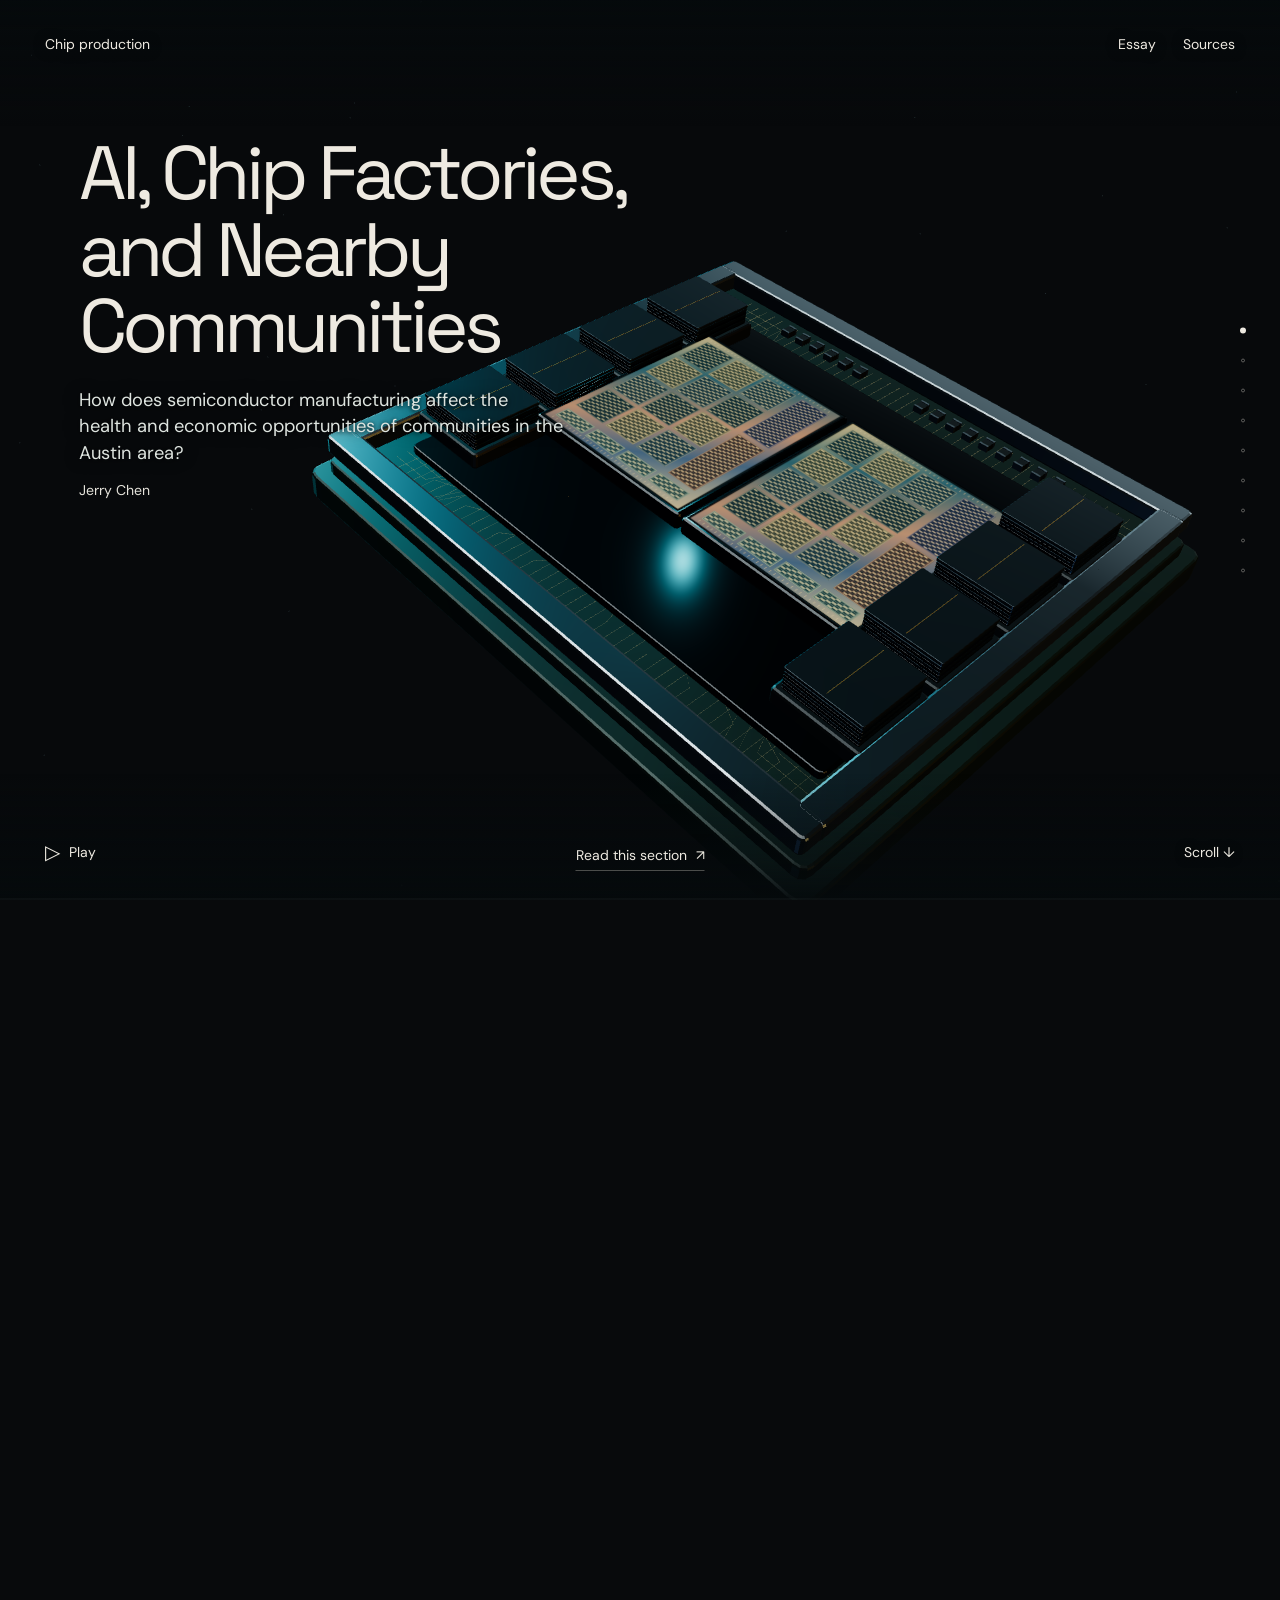
<file: index.html>
<!doctype html>
<html lang="en"><head><meta charset="utf-8"><meta name="viewport" content="width=device-width,initial-scale=1"><meta name="theme-color" content="#080a0c"><title>AI, Chip Factories, and Nearby Communities — Jerry Chen</title><meta name="description" content="A scroll-controlled film by Jerry Chen tracing a chip from its silicon wafer to the people and factories of Austin, Texas."><link rel="stylesheet" href="story.css?v=14"><link rel="stylesheet" href="health-film.css?v=12"><link rel="stylesheet" href="county-locator.css?v=13"><link rel="stylesheet" href="archive-film.css?v=14"><link rel="stylesheet" href="workbench-film.css?v=14"><link rel="stylesheet" href="closing-film.css?v=14"><link rel="icon" href="data:image/svg+xml,%3Csvg xmlns='http://www.w3.org/2000/svg' viewBox='0 0 64 64'%3E%3Crect width='64' height='64' rx='5' fill='%23080a0c'/%3E%3Cpath d='M18 18h28v28H18z' fill='none' stroke='%23eac17c' stroke-width='3'/%3E%3C/svg%3E"><link rel="preload" href="assets/fonts/space-grotesk-400.ttf" as="font" type="font/ttf" crossorigin></head>
<body><a class="skip" href="essay.html">Read the full essay</a><div id="scroll-track" aria-hidden="true"></div>
<main id="film" aria-label="A scroll-controlled film">
 <div class="scene scene-chip" id="scene-chip"><canvas id="chip-canvas" aria-label="An illustrative AI accelerator package opens into layers; one silicon die leads back to a wafer."></canvas><div class="chip-backup" aria-hidden="true"></div></div>
 <div class="scene scene-material" id="scene-material"><canvas id="material-canvas" aria-label="Silicon wafers and illustrative process-gas particles. Additional wafers represent production growth, not a numerical scale."></canvas></div>
 <div class="scene scene-globe" id="scene-globe"><canvas id="globe-canvas" aria-label="From Earth orbit to Austin, the Samsung campus, and its surrounding neighborhoods."></canvas><img class="globe-backup" src="assets/geo/austin.jpg" alt="Historical aerial imagery of Austin"></div>
 <div class="scene" id="scene-health"></div>
 <div class="scene" id="scene-workbench"></div>
 <div class="scene" id="scene-permit">
   <canvas id="permit-canvas" role="img" aria-label="The 2025 notice for permit O4088 turns from the dated letter to the public comment and response clauses."></canvas>
   <img class="notice-backup" src="assets/permit/notice-3.jpg" width="1658" height="2145" loading="lazy" alt="Page three of the 2025 air permit notice">
   <div class="desk-light" aria-hidden="true"></div>
 </div>
 <header class="film-header"><a href="#start" id="restart-link">Chip production</a><nav aria-label="Research documents"><a href="essay.html">Essay</a><a href="essay.html#references">Sources</a></nav></header>
 <div class="edge-shade" aria-hidden="true"></div>
 <section class="overlay intro" data-overlay="intro">
   <h1>AI, Chip Factories,<br>and Nearby Communities</h1>
   <p class="dek">How does semiconductor manufacturing affect the health and economic opportunities of communities in the Austin area?</p>
   <p class="intro-byline">Jerry Chen</p>
 </section>
 <section class="overlay package" data-overlay="package"><h2>Inside an AI<br>accelerator</h2><p class="dek">The processor runs calculations. The memory beside it holds the data it needs.</p></section>
 <section class="overlay die" data-overlay="die"><h2>One silicon die</h2><p class="dek">Before it went into the package, this piece was part of a larger wafer.</p></section>
 <section class="overlay wafer" data-overlay="wafer"><h2>One wafer,<br>many dies</h2><p class="dek">Manufacturers form circuits across a silicon wafer, then cut the dies apart.</p></section>
 <section class="overlay energy" data-overlay="energy"><h2>Making chips<br>takes electricity</h2><p class="dek">AI’s climate costs include making chips as well as using them in data centers.</p></section>
 <section class="overlay gases" data-overlay="gases"><h2>Gases used<br>to make chips</h2><p class="dek">Factories use fluorinated gases to etch patterns on wafers and clean equipment. Some of these gases trap heat in the atmosphere.</p></section>
 <section class="overlay growth" data-overlay="growth"><h2>Total emissions<br><em>nearly doubled</em></h2><p class="dek">Across the chipmakers studied, greenhouse gas emissions fell per unit produced, but production grew.</p><p class="source-caption">Selected manufacturers · 2012–2021 · Ruberti (2024)</p></section>
 <section class="overlay tpu" data-overlay="tpu"><h2>Two generations<br>of Google’s AI chips</h2><div class="tpu-comparison"><div><strong>About ⅔ lower</strong><span>Lifetime emissions for the same amount of computation</span></div><div><strong>Higher</strong><span>Emissions to manufacture each chip and its share of the supporting hardware</span></div></div><p class="source-caption">Newer TPU v6e compared with TPU v4i · Schneider et al. (2025)</p></section>
 <section class="overlay earth" data-overlay="earth"><h2>From global emissions<br>to local air pollution</h2></section>
 <section class="overlay austin" data-overlay="austin"><h2>Austin, Texas</h2><p class="dek">What does living near a chip factory mean for people’s health?</p></section>
 <section class="overlay campus" data-overlay="campus"><h2>Samsung’s<br>Austin campus</h2><p class="source-caption">Historical aerial imagery · USDA / USGS</p></section>
 <section class="overlay residential" data-overlay="residential"><h2>Homes west<br>of the factory</h2></section>
 <section class="overlay notice-title" data-overlay="notice-title"><p class="film-kicker">Austin · April 2025</p><h2>Residents could comment<br>on Samsung’s air permit</h2><p class="dek">Texas environmental regulators invited residents to comment on proposed changes to the factory’s permit.</p></section>
 <section class="overlay notice-window" data-overlay="notice-window"><h2>30 days to send<br>written comments</h2><p class="dek">April 29 – May 29, 2025</p></section>
 <section class="overlay notice-reply" data-overlay="notice-reply"><p class="film-kicker">Air operating permit O4088 · Page 3</p><h2>How the agency<br>would respond</h2><p class="dek">The notice promised to send commenters the agency’s responses and a record of any changes to the draft permit.</p><a class="external-link" href="https://records.tceq.texas.gov/cs/idcplg?IdcService=TCEQ_EXTERNAL_SEARCH_GET_FILE&amp;Rendition=Web&amp;dID=8813411" target="_blank" rel="noopener noreferrer">Read the original notice ↗</a></section>
 <section class="overlay film-end" data-overlay="conclusion"><p class="last-line">My answer to the driving question is that the local impact depends on access to jobs, protection from pollutants, and a meaningful role for residents in decisions.</p><p class="signature">Jerry Chen</p><a href="essay.html" class="external-link">Read the essay ↗</a></section>
 <div id="edit-shutter" aria-hidden="true"></div>
 <nav class="chapter-nav" aria-label="Story chapters"></nav>
 <footer class="film-footer"><button id="play-toggle" type="button" aria-label="Play automatic preview"><span id="play-icon" aria-hidden="true">▷</span><span id="play-label">Play</span></button><button id="read-section" type="button" aria-label="Read this section in the essay" aria-haspopup="dialog"><span>Read this section</span> <span aria-hidden="true">↗</span></button><span id="scroll-cue">Scroll ↓</span><button id="replay" type="button" hidden>Replay ↺</button></footer>
 <div class="film-progress" aria-hidden="true"><i id="film-progress-fill"></i></div>
</main>
<dialog id="research-dialog" aria-labelledby="research-title"><header class="panel-header"><span>From the essay</span><button id="close-research" aria-label="Close essay section">Close <span aria-hidden="true">×</span></button></header><div class="panel-body" id="panel-body"><h2 id="research-title">Essay</h2><div id="research-copy"></div><div id="research-figure"></div><div id="research-sources"></div><a id="full-section-link" href="essay.html">Read in the full essay ↗</a></div></dialog>
<noscript><div class="nojs"><h1>AI, Chip Factories, and Nearby Communities</h1><p>A visual essay by Jerry Chen.</p><a href="essay.html">Read the full essay →</a></div></noscript>
<script type="module" src="story.js?v=14"></script></body></html>
</file>
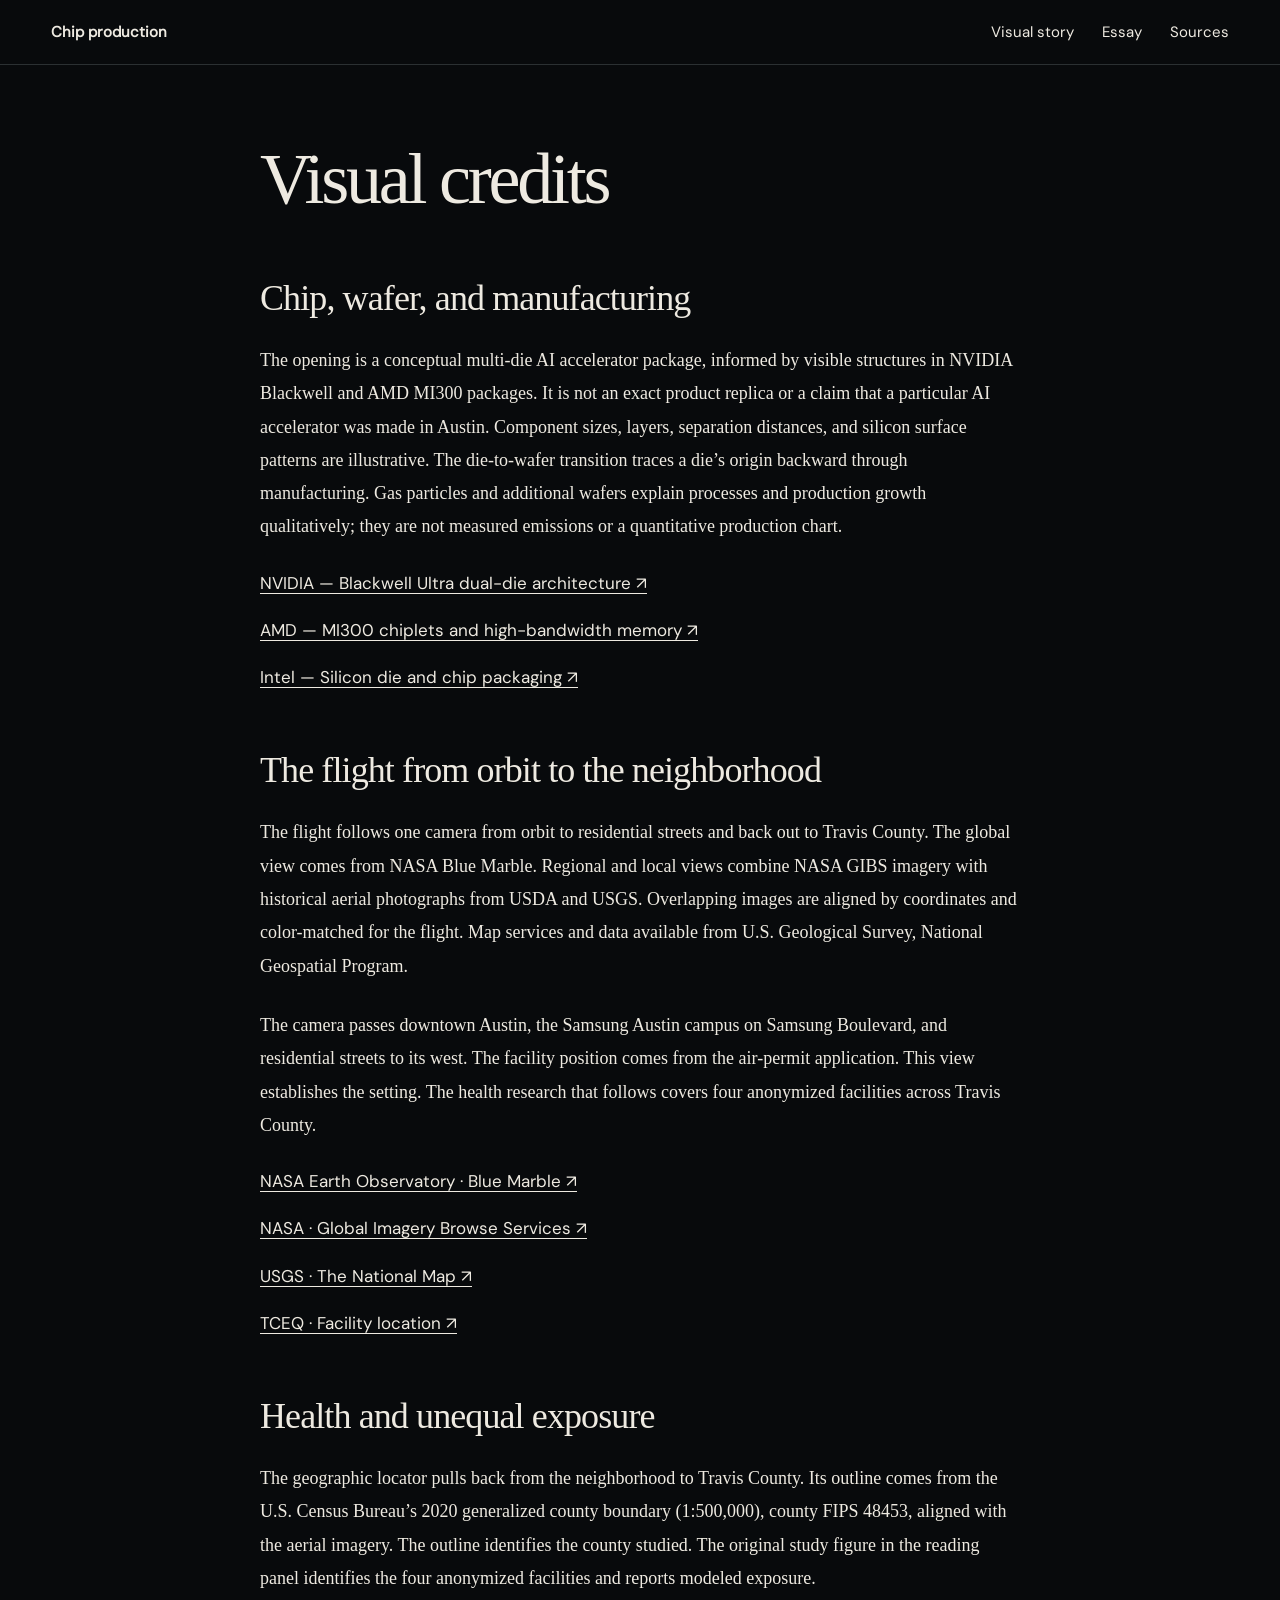
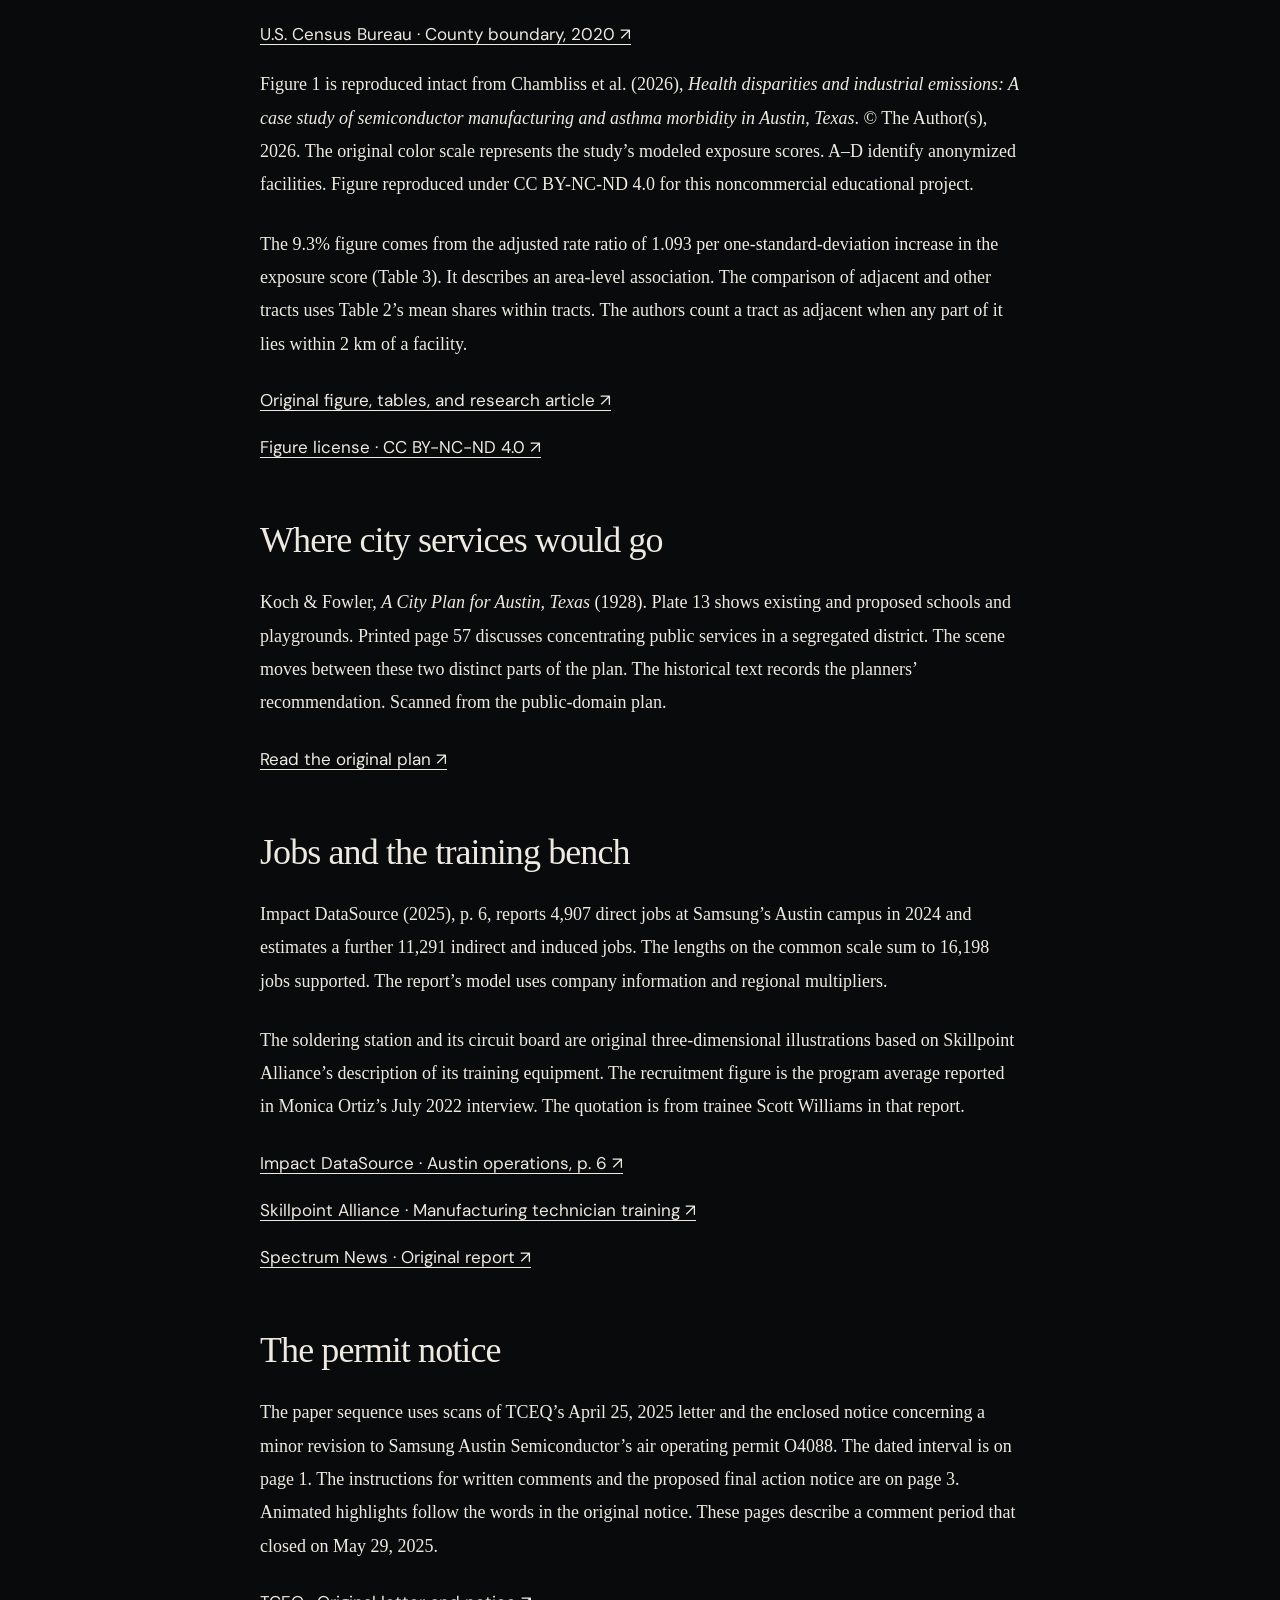
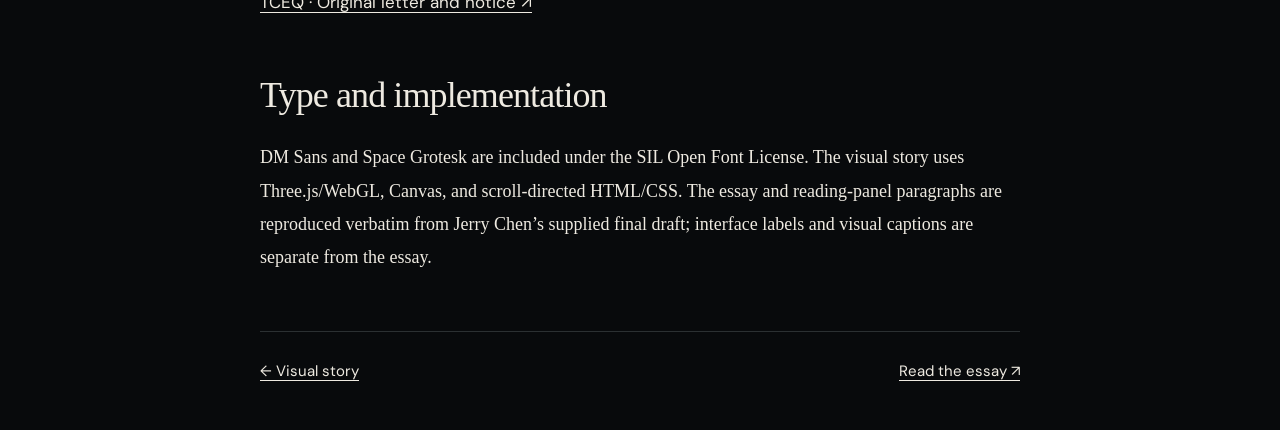
<file: credits.html>
<!doctype html><html lang="en"><head><meta charset="utf-8"><meta name="viewport" content="width=device-width,initial-scale=1"><meta name="theme-color" content="#080a0c"><title>Visual credits — Chip Production / Austin</title><link rel="stylesheet" href="reader.css?v=10"></head><body><header class="reader-header"><a class="brand" href="./">Chip production</a><nav aria-label="Main navigation"><a href="./">Visual story</a><a href="essay.html">Essay</a><a href="essay.html#references">Sources</a></nav></header><main class="reader"><h1>Visual credits</h1><section class="credit-list"><h2>Chip, wafer, and manufacturing</h2><p>The opening is a conceptual multi-die AI accelerator package, informed by visible structures in NVIDIA Blackwell and AMD MI300 packages. It is not an exact product replica or a claim that a particular AI accelerator was made in Austin. Component sizes, layers, separation distances, and silicon surface patterns are illustrative. The die-to-wafer transition traces a die’s origin backward through manufacturing. Gas particles and additional wafers explain processes and production growth qualitatively; they are not measured emissions or a quantitative production chart.</p><a href="https://developer.nvidia.com/blog/inside-nvidia-blackwell-ultra-the-chip-powering-the-ai-factory-era/">NVIDIA — Blackwell Ultra dual-die architecture ↗</a><a href="https://www.amd.com/en/blogs/2023/introducing-the-amd-instinct-mi300-series-acceler.html">AMD — MI300 chiplets and high-bandwidth memory ↗</a><a href="https://www.intel.com/content/www/us/en/newsroom/tech101/manufacturing/how-silicon-die-become-chip-packages.html">Intel — Silicon die and chip packaging ↗</a><h2>The flight from orbit to the neighborhood</h2>
<p>The flight follows one camera from orbit to residential streets and back out to Travis County. The global view comes from NASA Blue Marble. Regional and local views combine NASA GIBS imagery with historical aerial photographs from USDA and USGS. Overlapping images are aligned by coordinates and color-matched for the flight. Map services and data available from U.S. Geological Survey, National Geospatial Program.</p>
<p>The camera passes downtown Austin, the Samsung Austin campus on Samsung Boulevard, and residential streets to its west. The facility position comes from the air-permit application. This view establishes the setting. The health research that follows covers four anonymized facilities across Travis County.</p>
<a href="https://science.nasa.gov/earth/earth-observatory/blue-marble-next-generation/base-map/">NASA Earth Observatory · Blue Marble ↗</a>
<a href="https://www.earthdata.nasa.gov/eosdis/science-system-description/eosdis-components/gibs">NASA · Global Imagery Browse Services ↗</a>
<a href="https://www.usgs.gov/programs/national-geospatial-program/national-map">USGS · The National Map ↗</a>
<a href="https://www.tceq.texas.gov/assets/public/permitting/air/reports/applications/37507-ac.pdf">TCEQ · Facility location ↗</a>
<h2>Health and unequal exposure</h2>
<p>The geographic locator pulls back from the neighborhood to Travis County. Its outline comes from the U.S. Census Bureau’s 2020 generalized county boundary (1:500,000), county FIPS 48453, aligned with the aerial imagery. The outline identifies the county studied. The original study figure in the reading panel identifies the four anonymized facilities and reports modeled exposure.</p>
<a href="https://tigerweb.geo.census.gov/arcgis/rest/services/Generalized_TAB2020/State_County/MapServer/11">U.S. Census Bureau · County boundary, 2020 ↗</a>
<p>Figure 1 is reproduced intact from Chambliss et al. (2026), <em>Health disparities and industrial emissions: A case study of semiconductor manufacturing and asthma morbidity in Austin, Texas</em>. © The Author(s), 2026. The original color scale represents the study’s modeled exposure scores. A–D identify anonymized facilities. Figure reproduced under CC BY-NC-ND 4.0 for this noncommercial educational project.</p>
<p>The 9.3% figure comes from the adjusted rate ratio of 1.093 per one-standard-deviation increase in the exposure score (Table 3). It describes an area-level association. The comparison of adjacent and other tracts uses Table 2’s mean shares within tracts. The authors count a tract as adjacent when any part of it lies within 2 km of a facility.</p>
<a href="https://doi.org/10.1007/s11111-026-00524-y">Original figure, tables, and research article ↗</a>
<a href="https://creativecommons.org/licenses/by-nc-nd/4.0/">Figure license · CC BY-NC-ND 4.0 ↗</a>
<h2>Where city services would go</h2>
<p>Koch &amp; Fowler, <em>A City Plan for Austin, Texas</em> (1928). Plate 13 shows existing and proposed schools and playgrounds. Printed page 57 discusses concentrating public services in a segregated district. The scene moves between these two distinct parts of the plan. The historical text records the planners’ recommendation. Scanned from the public-domain plan.</p>
<a href="https://commons.wikimedia.org/wiki/File:A_City_Plan_for_Austin,_Texas.pdf">Read the original plan ↗</a>
<h2>Jobs and the training bench</h2>
<p>Impact DataSource (2025), p. 6, reports 4,907 direct jobs at Samsung’s Austin campus in 2024 and estimates a further 11,291 indirect and induced jobs. The lengths on the common scale sum to 16,198 jobs supported. The report’s model uses company information and regional multipliers.</p>
<p>The soldering station and its circuit board are original three-dimensional illustrations based on Skillpoint Alliance’s description of its training equipment. The recruitment figure is the program average reported in Monica Ortiz’s July 2022 interview. The quotation is from trainee Scott Williams in that report.</p>
<a href="https://download.semiconductor.samsung.com/resources/others/Samsung_Austin_Semiconductor_2024_Economic_Impact_Report_10149411000944.pdf#page=6">Impact DataSource · Austin operations, p. 6 ↗</a>
<a href="https://skillpointalliance.org/job-training/austin-training/manufacturing/">Skillpoint Alliance · Manufacturing technician training ↗</a>
<a href="https://spectrumlocalnews.com/tx/south-texas-el-paso/news/2022/07/28/workforce-organizations-helping-fill-key-roles-for-samsung-semiconductor-in-austin-and-taylor">Spectrum News · Original report ↗</a>
<h2>The permit notice</h2>
<p>The paper sequence uses scans of TCEQ’s April 25, 2025 letter and the enclosed notice concerning a minor revision to Samsung Austin Semiconductor’s air operating permit O4088. The dated interval is on page 1. The instructions for written comments and the proposed final action notice are on page 3. Animated highlights follow the words in the original notice. These pages describe a comment period that closed on May 29, 2025.</p>
<a href="https://records.tceq.texas.gov/cs/idcplg?IdcService=TCEQ_EXTERNAL_SEARCH_GET_FILE&amp;Rendition=Web&amp;dID=8813411">TCEQ · Original letter and notice ↗</a>
<h2>Type and implementation</h2><p>DM Sans and Space Grotesk are included under the SIL Open Font License. The visual story uses Three.js/WebGL, Canvas, and scroll-directed HTML/CSS. The essay and reading-panel paragraphs are reproduced verbatim from Jerry Chen’s supplied final draft; interface labels and visual captions are separate from the essay.</p></section><footer class="reader-footer"><a href="./">← Visual story</a><a href="essay.html">Read the essay ↗</a></footer></main></body></html>
</file>
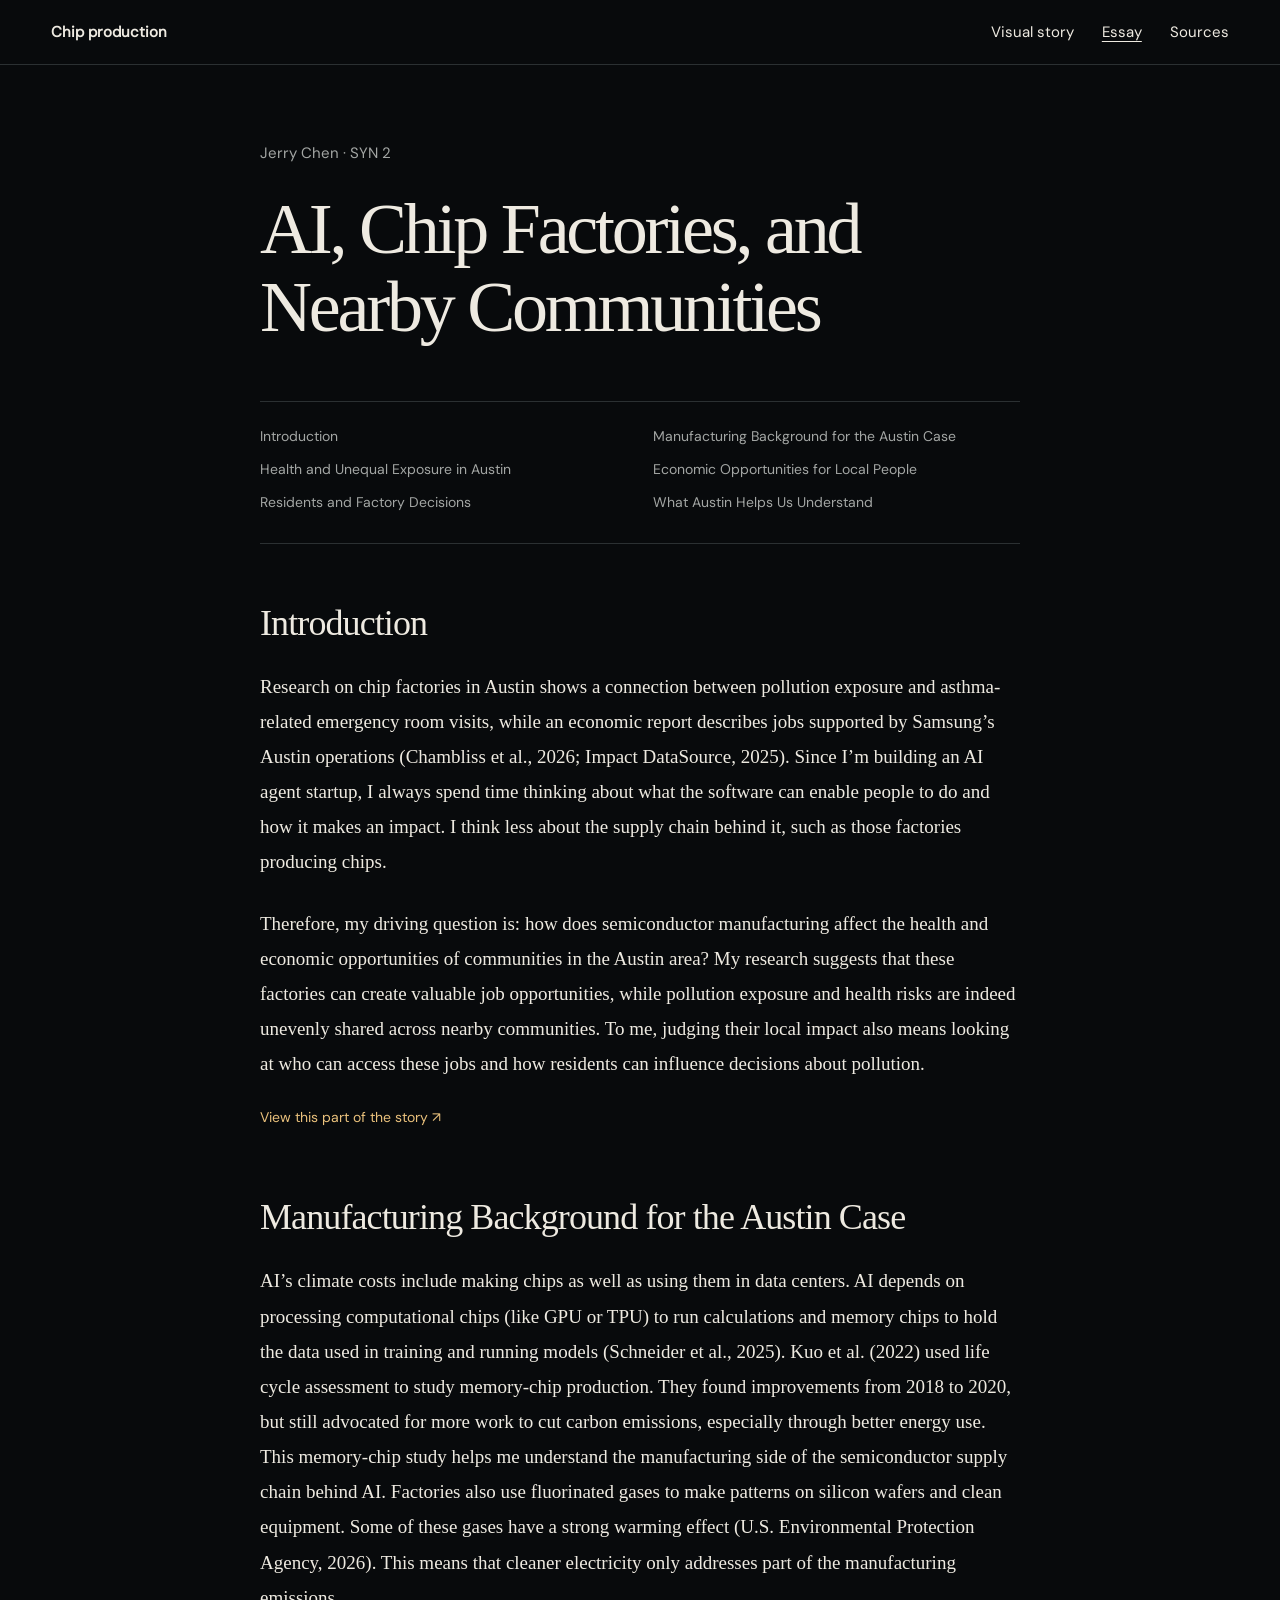
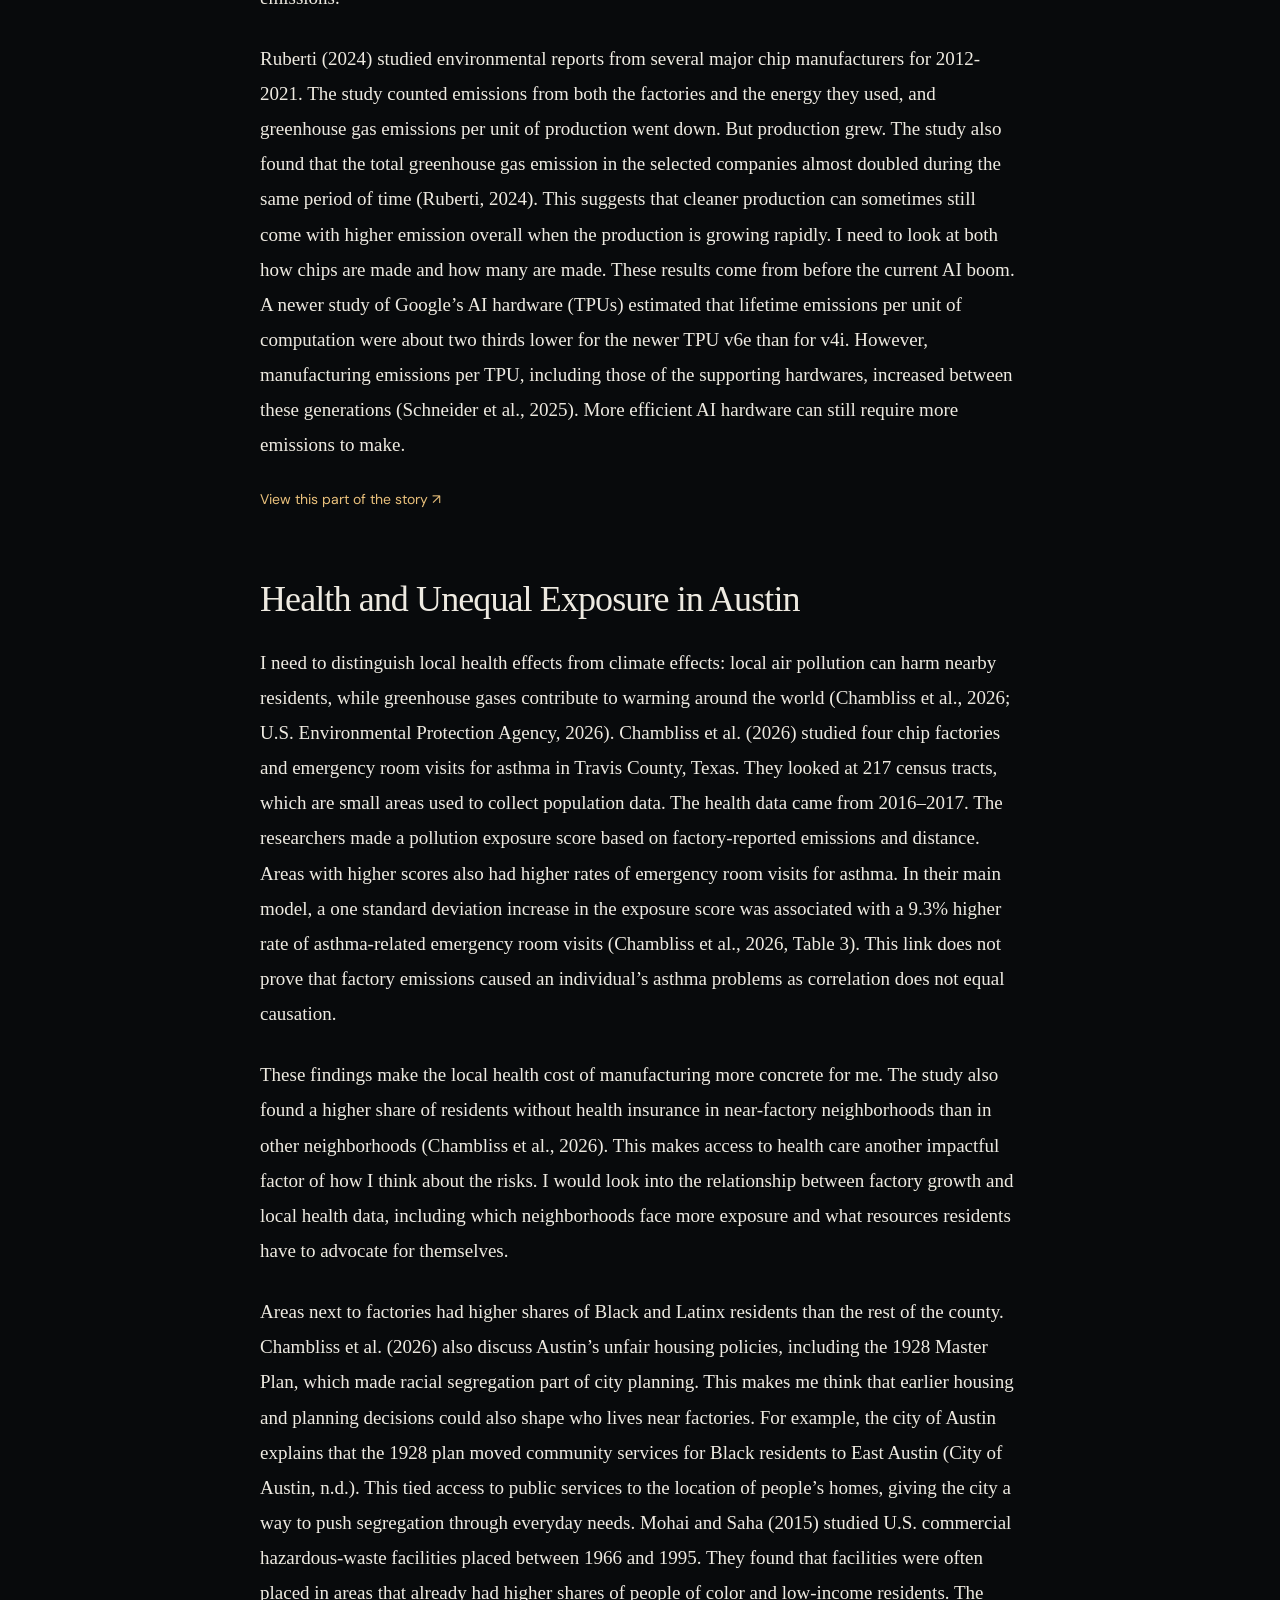
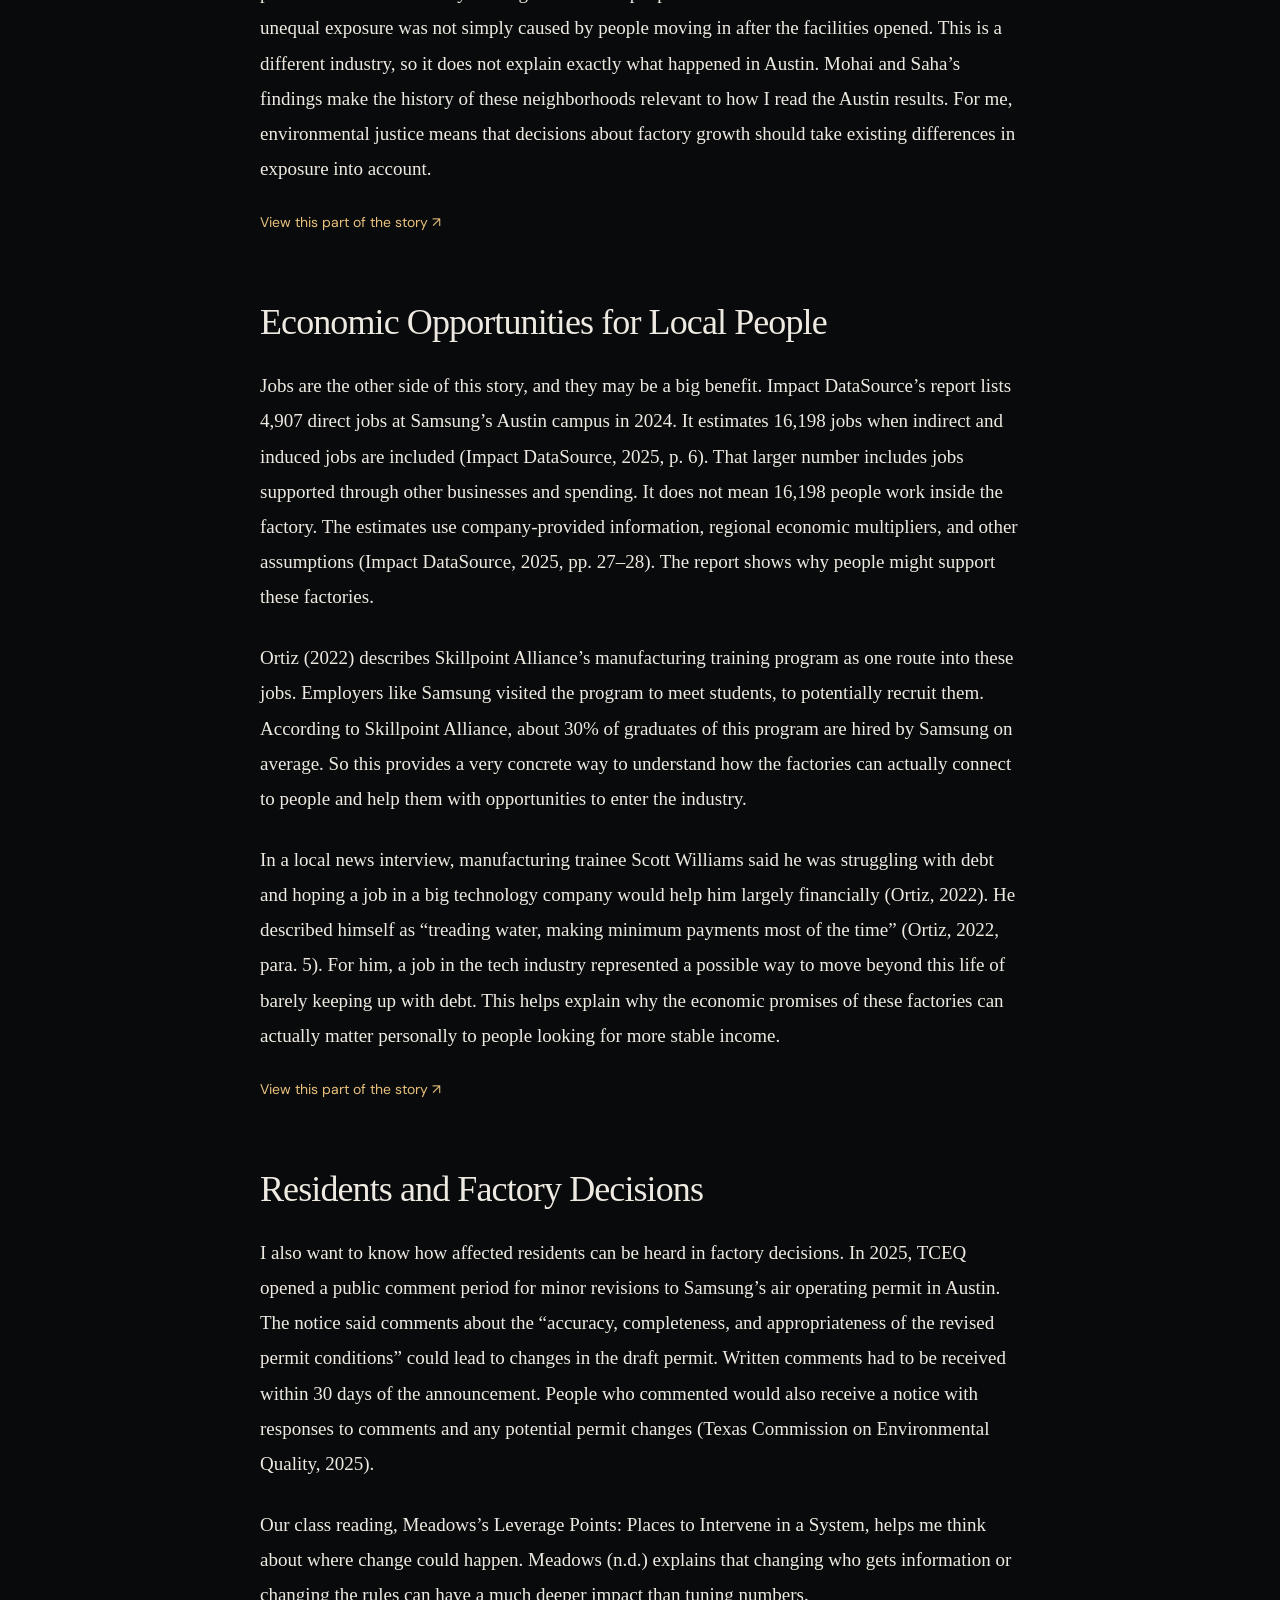
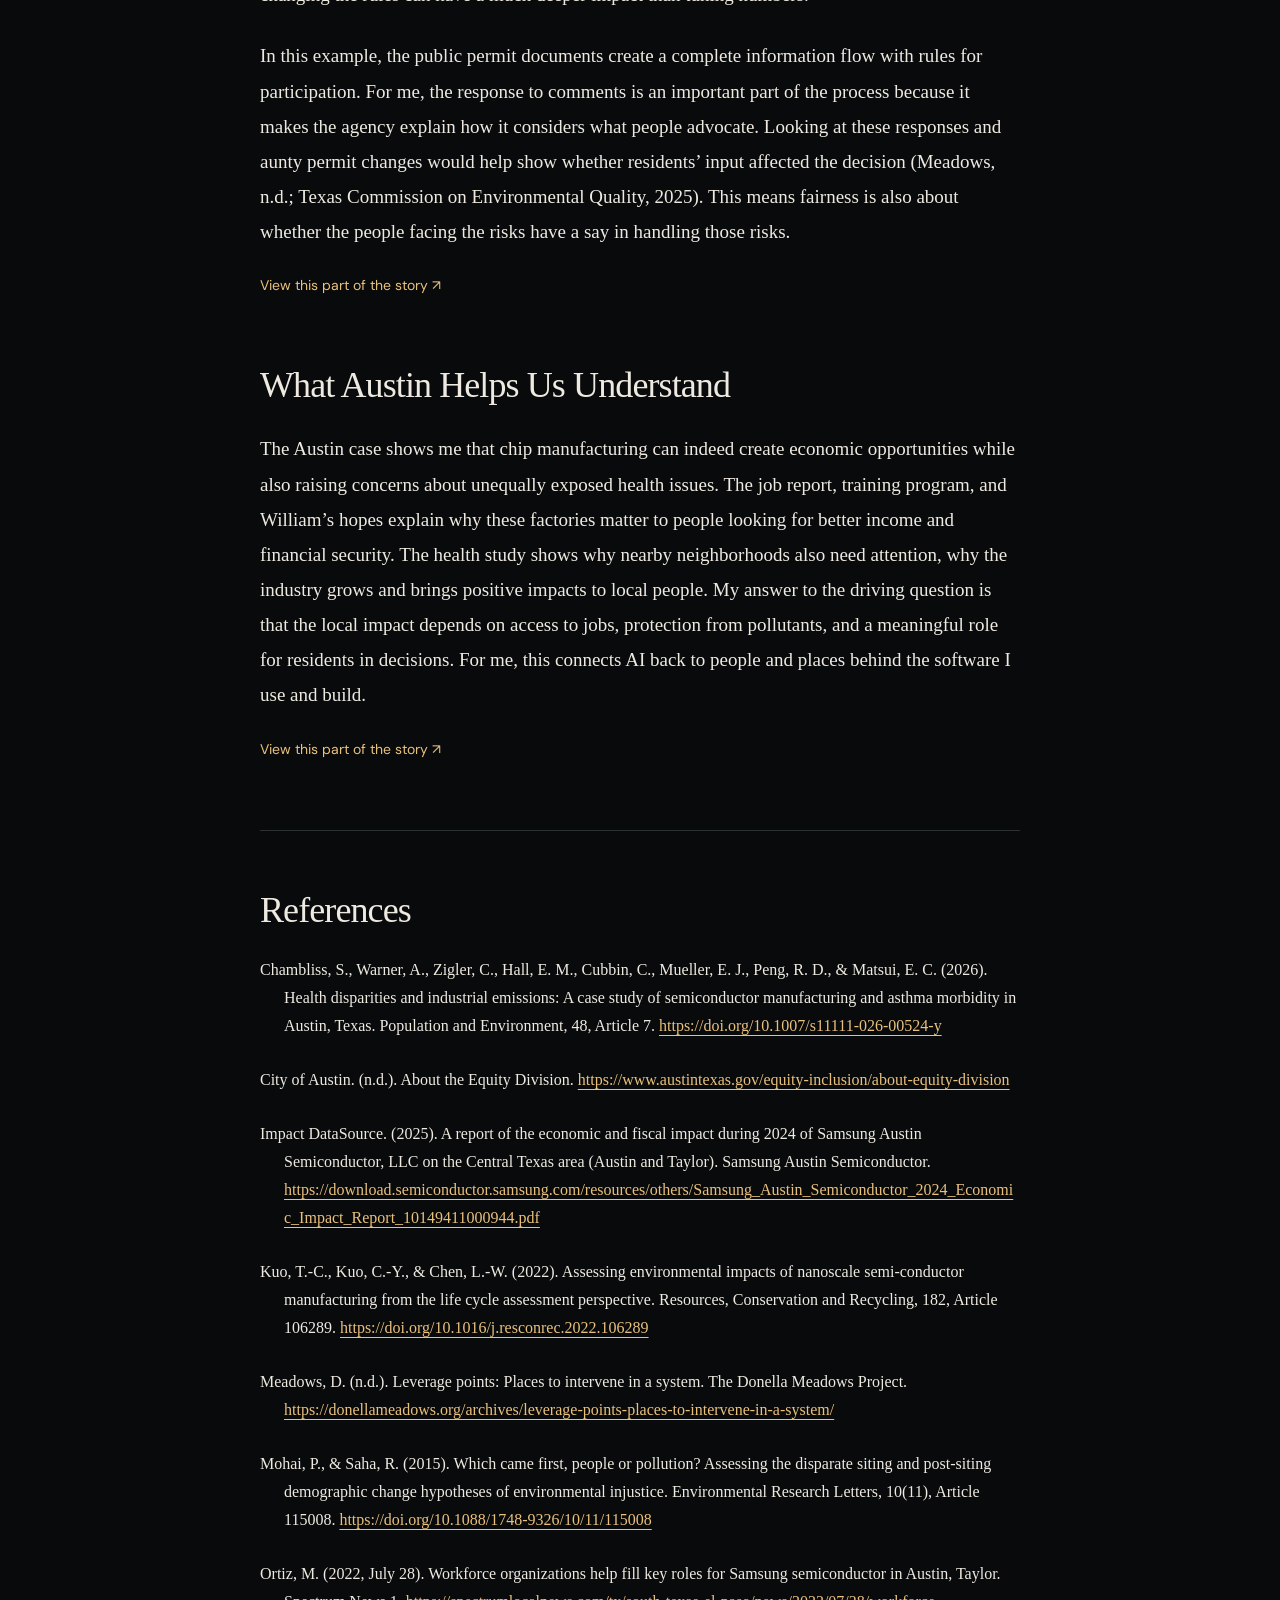
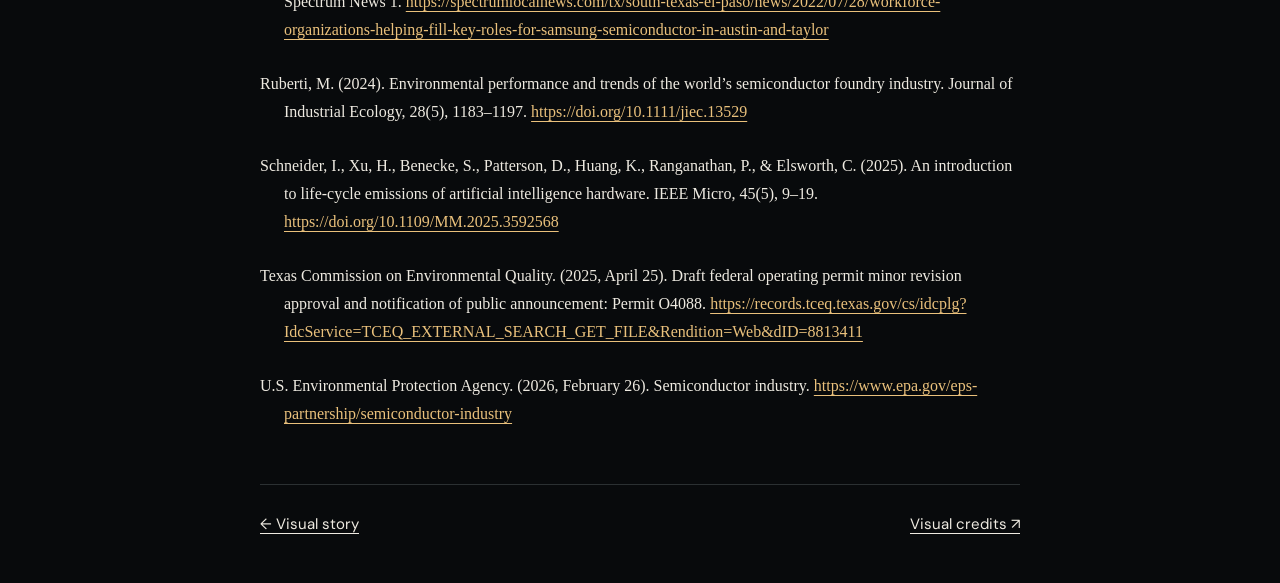
<file: essay.html>
<!doctype html><html lang="en"><head><meta charset="utf-8"><meta name="viewport" content="width=device-width,initial-scale=1"><meta name="theme-color" content="#080a0c"><title>AI, Chip Factories, and Nearby Communities — Essay</title><link rel="stylesheet" href="reader.css?v=10"></head><body><a class="reader-skip" href="#essay">Skip to essay</a><header class="reader-header"><a class="brand" href="./">Chip production</a><nav aria-label="Main navigation"><a href="./">Visual story</a><a href="essay.html" aria-current="page">Essay</a><a href="#references">Sources</a></nav></header><main class="reader" id="essay"><article><div class="essay-intro"><p class="document-label">Jerry Chen · SYN 2</p><h1 data-source-paragraph="1">AI, Chip Factories, and Nearby Communities</h1></div><nav class="essay-contents" aria-label="Essay sections"><a href="#introduction">Introduction</a><a href="#manufacturing">Manufacturing Background for the Austin Case</a><a href="#health">Health and Unequal Exposure in Austin</a><a href="#jobs">Economic Opportunities for Local People</a><a href="#participation">Residents and Factory Decisions</a><a href="#conclusion">What Austin Helps Us Understand</a></nav><section class="essay-section" aria-labelledby="introduction"><h2 id="introduction" data-source-paragraph="2">Introduction</h2><p data-source-paragraph="3">Research on chip factories in Austin shows a connection between pollution exposure and asthma-related emergency room visits, while an economic report describes jobs supported by Samsung’s Austin operations (Chambliss et al., 2026; Impact DataSource, 2025). Since I’m building an AI agent startup, I always spend time thinking about what the software can enable people to do and how it makes an impact. I think less about the supply chain behind it, such as those factories producing chips.</p><p data-source-paragraph="4">Therefore, my driving question is: how does semiconductor manufacturing affect the health and economic opportunities of communities in the Austin area? My research suggests that these factories can create valuable job opportunities, while pollution exposure and health risks are indeed unevenly shared across nearby communities. To me, judging their local impact also means looking at who can access these jobs and how residents can influence decisions about pollution.</p><a class="back-to-scene" href="./#introduction">View this part of the story ↗</a></section><section class="essay-section" aria-labelledby="manufacturing"><h2 id="manufacturing" data-source-paragraph="5">Manufacturing Background for the Austin Case</h2><p data-source-paragraph="6">AI’s climate costs include making chips as well as using them in data centers. AI depends on processing computational chips (like GPU or TPU) to run calculations and memory chips to hold the data used in training and running models (Schneider et al., 2025). Kuo et al. (2022) used life cycle assessment to study memory-chip production. They found improvements from 2018 to 2020, but still advocated for more work to cut carbon emissions, especially through better energy use. This memory-chip study helps me understand the manufacturing side of the semiconductor supply chain behind AI. Factories also use fluorinated gases to make patterns on silicon wafers and clean equipment. Some of these gases have a strong warming effect (U.S. Environmental Protection Agency, 2026). This means that cleaner electricity only addresses part of the manufacturing emissions.</p><p data-source-paragraph="7">Ruberti (2024) studied environmental reports from several major chip manufacturers for 2012-2021. The study counted emissions from both the factories and the energy they used, and greenhouse gas emissions per unit of production went down. But production grew. The study also found that the total greenhouse gas emission in the selected companies almost doubled during the same period of time (Ruberti, 2024). This suggests that cleaner production can sometimes still come with higher emission overall when the production is growing rapidly. I need to look at both how chips are made and how many are made. These results come from before the current AI boom. A newer study of Google’s AI hardware (TPUs) estimated that lifetime emissions per unit of computation were about two thirds lower for the newer TPU v6e than for v4i. However, manufacturing emissions per TPU,  including those of the supporting hardwares, increased between these generations (Schneider et al., 2025). More efficient AI hardware can still require more emissions to make.</p><a class="back-to-scene" href="./#manufacturing">View this part of the story ↗</a></section><section class="essay-section" aria-labelledby="health"><h2 id="health" data-source-paragraph="8">Health and Unequal Exposure in Austin</h2><p data-source-paragraph="9">I need to distinguish local health effects from climate effects: local air pollution can harm nearby residents, while greenhouse gases contribute to warming around the world (Chambliss et al., 2026; U.S. Environmental Protection Agency, 2026). Chambliss et al. (2026) studied four chip factories and emergency room visits for asthma in Travis County, Texas. They looked at 217 census tracts, which are small areas used to collect population data. The health data came from 2016–2017. The researchers made a pollution exposure score based on factory-reported emissions and distance. Areas with higher scores also had higher rates of emergency room visits for asthma. In their main model, a one standard deviation increase in the exposure score was associated with a 9.3% higher rate of asthma-related emergency room visits (Chambliss et al., 2026, Table 3). This link does not prove that factory emissions caused an individual’s asthma problems as correlation does not equal causation.</p><p data-source-paragraph="10">These findings make the local health cost of manufacturing more concrete for me. The study also found a higher share of residents without health insurance in near-factory neighborhoods than in other neighborhoods (Chambliss et al., 2026). This makes access to health care another impactful factor of how I think about the risks. I would look into the relationship between factory growth and local health data, including which neighborhoods face more exposure and what resources residents have to advocate for themselves.</p><p data-source-paragraph="11">Areas next to factories had higher shares of Black and Latinx residents than the rest of the county. Chambliss et al. (2026) also discuss Austin’s unfair housing policies, including the 1928 Master Plan, which made racial segregation part of city planning. This makes me think that earlier housing and planning decisions could also shape who lives near factories. For example, the city of Austin explains that the 1928 plan moved community services for Black residents to East Austin (City of Austin, n.d.). This tied access to public services to the location of people’s homes, giving the city a way to push segregation through everyday needs. Mohai and Saha (2015) studied U.S. commercial hazardous-waste facilities placed between 1966 and 1995. They found that facilities were often placed in areas that already had higher shares of people of color and low-income residents. The unequal exposure was not simply caused by people moving in after the facilities opened. This is a different industry, so it does not explain exactly what happened in Austin. Mohai and Saha’s findings make the history of these neighborhoods relevant to how I read the Austin results. For me, environmental justice means that decisions about factory growth should take existing differences in exposure into account.</p><a class="back-to-scene" href="./#health">View this part of the story ↗</a></section><section class="essay-section" aria-labelledby="jobs"><h2 id="jobs" data-source-paragraph="12">Economic Opportunities for Local People</h2><p data-source-paragraph="13">Jobs are the other side of this story, and they may be a big benefit. Impact DataSource’s report lists 4,907 direct jobs at Samsung’s Austin campus in 2024. It estimates 16,198 jobs when indirect and induced jobs are included (Impact DataSource, 2025, p. 6). That larger number includes jobs supported through other businesses and spending. It does not mean 16,198 people work inside the factory. The estimates use company-provided information, regional economic multipliers, and other assumptions (Impact DataSource, 2025, pp. 27–28). The report shows why people might support these factories.</p><p data-source-paragraph="14">Ortiz (2022) describes Skillpoint Alliance’s manufacturing training program as one route into these jobs. Employers like Samsung visited the program to meet students, to potentially recruit them. According to Skillpoint Alliance, about 30% of graduates of this program are hired by Samsung on average. So this provides a very concrete way to understand how the factories can actually connect to people and help them with opportunities to enter the industry.</p><p data-source-paragraph="15">In a local news interview, manufacturing trainee Scott Williams said he was struggling with debt and hoping a job in a big technology company would help him largely financially (Ortiz, 2022). He described himself as “treading water, making minimum payments most of the time” (Ortiz, 2022, para. 5). For him, a job in the tech industry represented a possible way to move beyond this life of barely keeping up with debt. This helps explain why the economic promises of these factories can actually matter personally to people looking for more stable income. </p><a class="back-to-scene" href="./#jobs">View this part of the story ↗</a></section><section class="essay-section" aria-labelledby="participation"><h2 id="participation" data-source-paragraph="16">Residents and Factory Decisions</h2><p data-source-paragraph="17">I also want to know how affected residents can be heard in factory decisions. In 2025, TCEQ opened a public comment period for minor revisions to Samsung’s air operating permit in Austin. The notice said comments about the “accuracy, completeness, and appropriateness of the revised permit conditions” could lead to changes in the draft permit. Written comments had to be received within 30 days of the announcement. People who commented would also receive a notice with responses to comments and any potential permit changes (Texas Commission on Environmental Quality, 2025).</p><p data-source-paragraph="18">Our class reading, Meadows’s Leverage Points: Places to Intervene in a System, helps me think about where change could happen. Meadows (n.d.) explains that changing who gets information or changing the rules can have a much deeper impact than tuning numbers.</p><p data-source-paragraph="19">In this example, the public permit documents create a complete information flow with rules for participation. For me, the response to comments is an important part of the process because it makes the agency explain how it considers what people advocate. Looking at these responses and aunty permit changes would help show whether residents’ input affected the decision (Meadows, n.d.; Texas Commission on Environmental Quality, 2025). This means fairness is also about whether the people facing the risks have a say in handling those risks.</p><a class="back-to-scene" href="./#participation">View this part of the story ↗</a></section><section class="essay-section" aria-labelledby="conclusion"><h2 id="conclusion" data-source-paragraph="20">What Austin Helps Us Understand</h2><p data-source-paragraph="21">The Austin case shows me that chip manufacturing can indeed create economic opportunities while also raising concerns about unequally exposed health issues. The job report, training program, and William’s hopes explain why these factories matter to people looking for better income and financial security. The health study shows why nearby neighborhoods also need attention, why the industry grows and brings positive impacts to local people. My answer to the driving question is that the local impact depends on access to jobs, protection from pollutants, and a meaningful role for residents in decisions. For me, this connects AI back to people and places behind the software I use and build.</p><a class="back-to-scene" href="./#conclusion">View this part of the story ↗</a></section><section class="references" aria-labelledby="references"><h2 id="references" data-source-paragraph="23">References</h2><p id="source-24" data-source-paragraph="24">Chambliss, S., Warner, A., Zigler, C., Hall, E. M., Cubbin, C., Mueller, E. J., Peng, R. D., &amp; Matsui, E. C. (2026). Health disparities and industrial emissions: A case study of semiconductor manufacturing and asthma morbidity in Austin, Texas. Population and Environment, 48, Article 7. <a href="https://doi.org/10.1007/s11111-026-00524-y" target="_blank" rel="noopener noreferrer">https://doi.org/10.1007/s11111-026-00524-y</a></p><p id="source-25" data-source-paragraph="25">City of Austin. (n.d.). About the Equity Division. <a href="https://www.austintexas.gov/equity-inclusion/about-equity-division" target="_blank" rel="noopener noreferrer">https://www.austintexas.gov/equity-inclusion/about-equity-division</a></p><p id="source-26" data-source-paragraph="26">Impact DataSource. (2025). A report of the economic and fiscal impact during 2024 of Samsung Austin Semiconductor, LLC on the Central Texas area (Austin and Taylor). Samsung Austin Semiconductor. <a href="https://download.semiconductor.samsung.com/resources/others/Samsung_Austin_Semiconductor_2024_Economic_Impact_Report_10149411000944.pdf" target="_blank" rel="noopener noreferrer">https://download.semiconductor.samsung.com/resources/others/Samsung_Austin_Semiconductor_2024_Economic_Impact_Report_10149411000944.pdf</a></p><p id="source-27" data-source-paragraph="27">Kuo, T.-C., Kuo, C.-Y., &amp; Chen, L.-W. (2022). Assessing environmental impacts of nanoscale semi-conductor manufacturing from the life cycle assessment perspective. Resources, Conservation and Recycling, 182, Article 106289. <a href="https://doi.org/10.1016/j.resconrec.2022.106289" target="_blank" rel="noopener noreferrer">https://doi.org/10.1016/j.resconrec.2022.106289</a></p><p id="source-28" data-source-paragraph="28">Meadows, D. (n.d.). Leverage points: Places to intervene in a system. The Donella Meadows Project. <a href="https://donellameadows.org/archives/leverage-points-places-to-intervene-in-a-system/" target="_blank" rel="noopener noreferrer">https://donellameadows.org/archives/leverage-points-places-to-intervene-in-a-system/</a></p><p id="source-29" data-source-paragraph="29">Mohai, P., &amp; Saha, R. (2015). Which came first, people or pollution? Assessing the disparate siting and post-siting demographic change hypotheses of environmental injustice. Environmental Research Letters, 10(11), Article 115008. <a href="https://doi.org/10.1088/1748-9326/10/11/115008" target="_blank" rel="noopener noreferrer">https://doi.org/10.1088/1748-9326/10/11/115008</a></p><p id="source-30" data-source-paragraph="30">Ortiz, M. (2022, July 28). Workforce organizations help fill key roles for Samsung semiconductor in Austin, Taylor. Spectrum News 1. <a href="https://spectrumlocalnews.com/tx/south-texas-el-paso/news/2022/07/28/workforce-organizations-helping-fill-key-roles-for-samsung-semiconductor-in-austin-and-taylor" target="_blank" rel="noopener noreferrer">https://spectrumlocalnews.com/tx/south-texas-el-paso/news/2022/07/28/workforce-organizations-helping-fill-key-roles-for-samsung-semiconductor-in-austin-and-taylor</a></p><p id="source-31" data-source-paragraph="31">Ruberti, M. (2024). Environmental performance and trends of the world’s semiconductor foundry industry. Journal of Industrial Ecology, 28(5), 1183–1197. <a href="https://doi.org/10.1111/jiec.13529" target="_blank" rel="noopener noreferrer">https://doi.org/10.1111/jiec.13529</a></p><p id="source-32" data-source-paragraph="32">Schneider, I., Xu, H., Benecke, S., Patterson, D., Huang, K., Ranganathan, P., &amp; Elsworth, C. (2025). An introduction to life-cycle emissions of artificial intelligence hardware. IEEE Micro, 45(5), 9–19. <a href="https://doi.org/10.1109/MM.2025.3592568" target="_blank" rel="noopener noreferrer">https://doi.org/10.1109/MM.2025.3592568</a></p><p id="source-33" data-source-paragraph="33">Texas Commission on Environmental Quality. (2025, April 25). Draft federal operating permit minor revision approval and notification of public announcement: Permit O4088. <a href="https://records.tceq.texas.gov/cs/idcplg?IdcService=TCEQ_EXTERNAL_SEARCH_GET_FILE&amp;Rendition=Web&amp;dID=8813411" target="_blank" rel="noopener noreferrer">https://records.tceq.texas.gov/cs/idcplg?IdcService=TCEQ_EXTERNAL_SEARCH_GET_FILE&amp;Rendition=Web&amp;dID=8813411</a></p><p id="source-34" data-source-paragraph="34">U.S. Environmental Protection Agency. (2026, February 26). Semiconductor industry. <a href="https://www.epa.gov/eps-partnership/semiconductor-industry" target="_blank" rel="noopener noreferrer">https://www.epa.gov/eps-partnership/semiconductor-industry</a></p></section></article><footer class="reader-footer"><a href="./">← Visual story</a><a href="credits.html">Visual credits ↗</a></footer></main></body></html>
</file>
<file: story.css>
@font-face{font-family:DM;src:url('assets/fonts/dm-sans-400.ttf') format('truetype');font-display:swap;font-weight:400}@font-face{font-family:DM;src:url('assets/fonts/dm-sans-500.ttf') format('truetype');font-display:swap;font-weight:500}@font-face{font-family:Space;src:url('assets/fonts/space-grotesk-400.ttf') format('truetype');font-display:swap;font-weight:400}
:root{color-scheme:dark;--paper:#eeeae1;--gold:#eac17c;--muted:#b0bcb9;--black:#080a0c}*{box-sizing:border-box}html{background:var(--black);overscroll-behavior:none}body{margin:0;background:var(--black);color:var(--paper);font-family:DM,Arial,sans-serif;-webkit-font-smoothing:antialiased}a{color:inherit;text-underline-offset:5px}button{font:inherit;color:inherit;cursor:pointer;background:none;border:0}button,a{-webkit-tap-highlight-color:transparent}a:focus-visible,button:focus-visible{outline:2px solid var(--gold);outline-offset:6px}::selection{color:var(--black);background:var(--gold)}.skip{position:fixed;top:-100px;left:20px;z-index:100;padding:15px;background:var(--paper);color:var(--black)}.skip:focus{top:15px}#scroll-track{height:2400svh}#film{position:fixed;inset:0;isolation:isolate;overflow:hidden;background:var(--black)}.scene{position:absolute;inset:0;overflow:hidden;opacity:0;visibility:hidden;pointer-events:none;will-change:opacity}.scene.active{visibility:visible}.scene canvas{display:block;width:100%;height:100%}.scene-chip,.scene-material{background:#07090b}.chip-backup{position:absolute;left:48%;top:25%;width:38vw;aspect-ratio:1;transform:rotate(-20deg);border:30px solid #586c6a;background:repeating-linear-gradient(90deg,#242f2f 0 20px,#c0a77a 21px 22px);box-shadow:0 0 100px #7a9f8f22}.chip-ready .chip-backup,.globe-ready .globe-backup{display:none}.scene-globe{background:#02060d}.globe-backup{width:100%;height:100%;object-fit:cover}.scene-globe canvas{position:absolute;inset:0;z-index:1}.edge-shade{position:absolute;inset:0;z-index:7;pointer-events:none;background:linear-gradient(0deg,#050a0cc7,transparent 14%,transparent 86%,#050a0c77)}
.film-header{position:absolute;left:3.5vw;right:3.5vw;top:27px;z-index:15;display:flex;align-items:center;justify-content:space-between;font-size:14px;text-shadow:0 1px 12px #0009}.film-header a{text-decoration:none;padding:8px 0}.film-header a:hover{text-decoration:underline}.film-header nav{display:flex;gap:27px}.film-footer{position:absolute;bottom:23px;left:3.5vw;right:3.5vw;z-index:16;display:flex;justify-content:space-between;align-items:center;font-size:14px;text-shadow:0 1px 10px #000}.film-footer button{padding:12px 0;display:flex;align-items:center;gap:9px}.film-footer button:hover{color:var(--gold)}#play-icon{font-size:20px}#read-section{position:absolute;left:50%;transform:translateX(-50%);border-bottom:1px solid #eeeae14d;padding-bottom:6px;white-space:nowrap}#scroll-cue{font-size:14px}.film-progress{position:absolute;bottom:0;left:0;right:0;height:2px;z-index:25;background:#ffffff08}.film-progress i{display:block;width:0;height:100%;background:var(--gold)}
.chapter-nav{position:absolute;right:1.7vw;top:50%;transform:translateY(-50%);z-index:18;display:flex;flex-direction:column;gap:1px}.chapter-nav button{position:relative;width:30px;height:29px;display:grid;place-items:center}.chapter-nav i{width:4px;height:4px;border:1px solid #eeeae1;border-radius:50%;opacity:.35;transition:opacity .2s,transform .2s}.chapter-nav [aria-current] i{background:#eeeae1;opacity:1;transform:scale(1.5)}.chapter-nav span{position:absolute;right:36px;padding:6px 10px;background:#080a0ceb;white-space:nowrap;font-size:13px;opacity:0;visibility:hidden;transform:translateX(4px);transition:.2s}.chapter-nav button:hover span,.chapter-nav button:focus-visible span{opacity:1;visibility:visible;transform:none}
.overlay{position:absolute;left:6.2vw;right:9vw;bottom:19%;z-index:8;pointer-events:none;opacity:0;visibility:hidden;will-change:transform,opacity}.overlay.active{visibility:visible}.overlay h1,.overlay h2{font-family:Space,Arial,sans-serif;font-weight:400;letter-spacing:-.065em;line-height:1.02;margin:0;max-width:80vw;font-size:clamp(56px,7.5vw,126px);text-wrap:balance}.overlay .dek{font-size:clamp(17px,1.5vw,23px);line-height:1.5;max-width:590px;margin:25px 0 0;color:#dee4df}.dek span{font-size:14px;line-height:1.65;color:#aab8b6}.source-caption,.caveat{font-size:14px;line-height:1.55;color:#b3c1bc;max-width:560px;margin:22px 0 0}.intro{bottom:20%}.intro h1{font-size:clamp(72px,9.2vw,155px);max-width:52vw}.intro .dek{font-size:17px}.package{bottom:13%}.package h2{font-size:clamp(50px,6.5vw,108px)}.die,.wafer{bottom:16%}.die h2,.wafer h2{max-width:45vw}.growth h2{font-size:clamp(50px,6.8vw,114px)}.growth em{font-style:normal;color:var(--gold)}.tpu h2{font-size:clamp(44px,5.6vw,92px)}.tpu-comparison{display:flex;gap:55px;margin-top:34px;max-width:790px}.tpu-comparison>div{max-width:300px;display:flex;flex-direction:column;gap:10px}.tpu-comparison strong{font:400 clamp(31px,3.7vw,58px)/1.1 Space,Arial;color:var(--gold);letter-spacing:-.05em}.tpu-comparison span{font-size:16px;line-height:1.5}.tpu .source-caption{font-size:13px}.austin{bottom:28%}.austin h2{font-size:clamp(100px,14vw,235px)}.campus h2{font-size:clamp(60px,7.3vw,120px)}.campus .source-caption{color:#e1e8e4;text-shadow:0 1px 8px #000}.earth h2{font-size:clamp(56px,7vw,115px)}
.scene-health{background:radial-gradient(ellipse at 80% 45%,#1d3536,#080e12 70%)}.health-grid{position:absolute;right:10%;top:23%;width:44%;height:48%;display:grid;grid-template-columns:repeat(14,1fr);grid-template-rows:repeat(16,1fr);gap:5px;transform:perspective(1000px) rotateY(-16deg) rotateZ(-8deg);mask-image:linear-gradient(90deg,#0005,#000 25%)}.health-grid i{border:1px solid #96b5ac55;background:#96b5ac12;will-change:transform,opacity}.health-orbit{position:absolute;width:70vw;height:70vw;border:1px solid #eac17c14;border-radius:50%;right:-20%;top:-20%;box-shadow:0 0 0 8vw #adcac703,0 0 0 18vw #adcac703}.sample-caption{position:absolute;right:10%;bottom:17%;font:400 25px/1.4 Space,Arial;text-align:right;letter-spacing:-.03em}.sample-caption span{font:13px/1.6 DM;color:#9fb3af;letter-spacing:0}.health-intro h2{max-width:48%}.health{bottom:19%}.big-stat{font:400 clamp(110px,16vw,245px)/.9 Space,Arial;letter-spacing:-.075em;color:var(--gold);margin:0 0 23px}.big-stat span{font-size:.6em}.health h2{font-size:clamp(32px,3.7vw,62px);letter-spacing:-.045em;line-height:1.08;max-width:510px}.stat-context{font-size:17px;line-height:1.45;max-width:440px;margin:18px 0 0}.health .caveat{max-width:500px;font-size:13px}
.scene-history{background:#292820}.history-image{position:absolute;inset:-20% -10% -25% 25%;transform-origin:65% 48%;will-change:transform}.history-image img{width:100%;height:100%;object-fit:cover;object-position:50% 45%;opacity:.9}.history-shade{position:absolute;inset:0;background:linear-gradient(90deg,#101512 0%,#101512d9 24%,#10151222 78%),linear-gradient(0deg,#101512b3,transparent 40%)}.history-date{position:absolute;left:5%;top:13%;font:400 25vw/.9 Space,Arial;letter-spacing:-.08em;color:#e9dcba15;will-change:transform}.image-credit{position:absolute;right:4%;bottom:89px;font-size:12px;color:#d8d2c1;text-align:right;max-width:40%}.history,.equity{bottom:22%}.history h2,.equity h2{max-width:55%}.history .dek,.equity .dek{max-width:480px}.equity .caveat{max-width:460px;font-size:13px}
.scene-economy{background:radial-gradient(ellipse at 65% 55%,#17262a,#070e12 70%)}.dot-legend{position:absolute;right:8%;bottom:16%;font-size:13px;line-height:1.9;color:#c4ceca}.dot-legend i{display:inline-block;width:7px;height:7px;background:#eac17c;margin-right:6px;border-radius:50%}.dot-legend i:nth-child(2){background:#7ab8bc;margin-left:15px}.dot-legend span{font-size:12px;color:#92aaa5}.jobs{bottom:23%}.jobs h2{font-size:clamp(46px,5.8vw,96px);max-width:45%}.job-stat{display:flex;flex-direction:column;align-items:flex-start;margin-top:32px}.job-stat strong{font:400 clamp(72px,10vw,164px)/.92 Space,Arial;letter-spacing:-.075em;color:var(--gold);font-variant-numeric:tabular-nums}.job-stat span{font-size:clamp(21px,2.2vw,35px);margin-top:15px}.jobs .dek.small{font-size:16px;margin-top:18px}.jobs .caveat{font-size:13px;max-width:390px;margin-top:15px}
.scene-training{background:radial-gradient(ellipse at 70% 30%,#24332c,#0a1512 75%)}.quote-orbit{position:absolute;right:-4%;top:7%;width:60vw;height:60vw;border:1px solid #a9b4a833;border-radius:50%;box-shadow:0 0 0 6vw #a9b4a809,0 0 0 12vw #a9b4a805;will-change:transform}.training-path{position:absolute;right:9%;top:25%;display:flex;flex-direction:column;align-items:center;gap:20px;font:22px/1.3 Space;color:#e3dec9}.training-path i{width:1px;height:6vh;background:linear-gradient(#eac17c88,#eac17c11)}.training{bottom:23%}.training h2{max-width:60%}.training-stat{display:flex;align-items:center;gap:27px;margin-top:32px}.training-stat strong{font:400 clamp(55px,7vw,112px)/1 Space;color:var(--gold);letter-spacing:-.065em}.training-stat span{font-size:16px;line-height:1.55;max-width:350px}.testimony{bottom:26%;right:7%}.testimony blockquote{font:400 clamp(34px,5.3vw,88px)/1.13 Space;letter-spacing:-.048em;margin:0;max-width:1030px;text-wrap:balance}.quote-person{margin:30px 0 0;font-size:21px}.quote-person span{display:block;margin-top:7px;font-size:14px;color:#b8c5ba}.external-link{display:inline-block;font-size:15px;line-height:1.5;margin-top:23px;padding:8px 0;pointer-events:auto;text-decoration:none;border-bottom:1px solid #c5d0b855}.external-link:hover{color:var(--gold)}
.scene-voice{background:radial-gradient(ellipse at 75% 40%,#24303a,#0a1219 70%)}.permit-visual{position:absolute;left:58%;top:14%;width:32vw;max-width:500px;min-height:65%;padding:32px;background:#e0ddcf;color:#28322f;box-shadow:0 25px 80px #0007;transform:perspective(1400px) rotateY(-15deg) rotateZ(6deg);will-change:transform,opacity}.permit-top{font-size:11px;padding-bottom:18px;border-bottom:1px solid #2d3a3155}.permit-title{font:400 clamp(24px,3.2vw,51px)/1.05 Space;letter-spacing:-.04em;margin-top:25px}.permit-code{font:400 clamp(45px,6.6vw,105px)/1.2 Space;letter-spacing:-.06em;margin:10px 0}.permit-rule{height:1px;background:#2d3a3155}.permit-visual p{font-size:13px;margin:14px 0}.permit-lines{height:70px;margin-top:22px;background:repeating-linear-gradient(0deg,transparent 0 12px,#53665733 12px 13px);width:93%}.permit-stamp{border:1px solid #4b6f5b;display:inline-block;color:#3d624f;padding:10px 15px;font-size:15px;margin-top:20px;transform:rotate(-5deg)}.permit-visual small{display:block;margin-top:18px;font-size:10px;color:#5e6a60}.voice h2{max-width:54%;font-size:clamp(54px,6.6vw,112px)}.comment-window{display:flex;gap:23px;align-items:center;margin-top:28px}.comment-window strong{font:400 clamp(42px,5vw,80px)/1 Space;letter-spacing:-.05em;color:var(--gold)}.comment-window span{font-size:15px;line-height:1.5}.participation-flow{position:absolute;right:9%;top:32%;width:33%;display:flex;flex-direction:column;gap:40px}.participation-flow div{position:relative;display:flex;align-items:center;gap:22px;font-size:clamp(19px,2vw,32px);will-change:opacity,transform}.participation-flow div:not(:last-child)::after{content:'';position:absolute;left:16px;top:45px;width:1px;height:29px;background:#adbaad55}.participation-flow b{font:14px DM;font-weight:400;width:34px;height:34px;border:1px solid #eac17c66;border-radius:50%;display:grid;place-items:center;color:var(--gold)}.response h2{font-size:clamp(50px,6vw,100px);max-width:53%}.response .dek{max-width:440px}.response .caveat{max-width:420px;font-size:13px}
.scene-ending img{width:100%;height:100%;object-fit:cover;filter:saturate(.5);will-change:transform}.ending-shade{position:absolute;inset:0;background:linear-gradient(90deg,#06130de8,#06130d77),linear-gradient(0deg,#06130da1,transparent)}.conclusion{bottom:20%}.conclusion h2{font-size:clamp(44px,5.8vw,97px);max-width:1000px;line-height:1.1}.conclusion .dek{font-size:20px;max-width:720px}.end-signature{font-size:13px;color:#b6c2b3;margin:24px 0 0}
.geo-scene-overlay [data-geo-compass],.geo-scene-overlay [data-geo-scale],.geo-scene-overlay [data-geo-credit]{display:none!important}.geo-scene-overlay [data-geo-marker]{display:none!important}
.nojs{position:fixed;inset:0;background:#080a0c;z-index:50;padding:15vh 8vw}.nojs h1{font-size:50px}.nojs a{font-size:22px}.dialog-open{overflow:hidden}
@media(max-width:760px){#scroll-track{height:2600svh}.film-header{top:15px;left:6%;right:6%;font-size:13px}.film-header nav{gap:20px}.film-footer{bottom:17px;left:6%;right:6%;font-size:13px}.film-footer button{font-size:13px}#scroll-cue{font-size:12px}#read-section{font-size:12px}.chapter-nav{right:0;gap:0}.chapter-nav button{height:27px;width:26px}.chapter-nav span{display:none}.overlay{left:7%;right:10%;bottom:20%}.overlay h1,.overlay h2{font-size:14vw;max-width:100%;line-height:1.04}.overlay .dek{font-size:16px;line-height:1.5;margin-top:21px;max-width:100%}.dek span{font-size:12px}.intro{bottom:21%}.intro h1{font-size:17vw}.intro .dek{font-size:14px;max-width:90%}.package{bottom:17%}.package h2{font-size:13vw}.package .dek{font-size:14px;max-width:76%}.die,.wafer{bottom:17%}.die h2,.wafer h2{font-size:14vw;max-width:100%}.source-caption,.caveat{font-size:12px;line-height:1.5}.growth h2{font-size:13vw}.growth .dek{font-size:15px}.tpu{bottom:20%}.tpu h2{font-size:10.9vw}.tpu-comparison{flex-direction:column;gap:22px;margin-top:26px;max-width:100%}.tpu-comparison>div{max-width:100%;gap:6px}.tpu-comparison strong{font-size:34px}.tpu-comparison span{font-size:14px;max-width:270px}.tpu .source-caption{font-size:11px;margin-top:20px}.austin{bottom:25%}.austin h2{font-size:24vw}.austin .dek{font-size:15px}.campus h2{font-size:14vw}.campus .source-caption{font-size:11px}.earth h2{font-size:13vw}.health-grid{width:77%;height:24%;right:10%;top:17%;gap:3px;transform:perspective(1000px) rotateY(-16deg) rotateZ(-8deg)}.health-orbit{width:120vw;height:120vw;top:-5%;right:-40%}.sample-caption{font-size:17px;right:10%;bottom:auto;top:41%;line-height:1.2}.sample-caption span{font-size:10px}.health-intro{bottom:24%}.health-intro h2{font-size:15vw}.health-intro .dek{max-width:95%}.health{bottom:16%}.big-stat{font-size:25vw;margin-bottom:14px}.health h2{font-size:7.6vw;max-width:95%}.stat-context{font-size:14px;max-width:95%;margin-top:15px}.health .caveat{font-size:11px;max-width:95%;margin-top:14px}.history-image{inset:-4% -50% 0 -15%}.history-shade{background:linear-gradient(0deg,#101512fa 5%,#10151299 48%,#10151211 90%)}.history-date{font-size:41vw;top:15%;left:6%}.history,.equity{bottom:24%}.history h2,.equity h2{max-width:100%;font-size:16vw}.history .dek,.equity .dek{font-size:17px}.equity .caveat{font-size:12px}.image-credit{font-size:10px;max-width:85%;right:8%;bottom:100px;text-align:left;left:7%}.jobs{bottom:22%}.jobs h2{font-size:13vw;max-width:100%}.job-stat{margin-top:25px}.job-stat strong{font-size:22vw}.job-stat span{font-size:22px;margin-top:12px}.jobs .dek.small{font-size:14px}.jobs .caveat{font-size:12px;max-width:94%}.dot-legend{right:9%;top:18%;bottom:auto;font-size:11px}.dot-legend span{font-size:10px}.training-path{top:16%;left:7%;right:10%;flex-direction:row;justify-content:space-between;font-size:15px;gap:12px}.training-path i{width:25px;height:1px;background:#eac17c77}.quote-orbit{width:120vw;height:120vw;right:-45%;top:14%}.training{bottom:27%}.training h2{font-size:14vw;max-width:100%}.training-stat{flex-direction:column;align-items:flex-start;gap:16px;margin-top:30px}.training-stat strong{font-size:20vw}.training-stat span{font-size:15px}.training .source-caption{font-size:11px}.testimony{bottom:25%}.testimony blockquote{font-size:9.4vw;line-height:1.2;max-width:100%}.testimony blockquote br{display:none}.quote-person{font-size:19px;margin-top:28px}.quote-person span{font-size:13px}.external-link{font-size:14px}.permit-visual{left:45%;top:13%;width:44%;min-height:33%;padding:18px;max-width:none}.permit-top{font-size:6px;padding-bottom:10px}.permit-title{font-size:23px;margin-top:15px}.permit-code{font-size:40px;margin:10px 0}.permit-visual p{font-size:8px;margin:8px 0}.permit-lines{height:35px;margin-top:10px;background:repeating-linear-gradient(0deg,transparent 0 7px,#53665733 7px 8px)}.permit-stamp{font-size:8px;padding:6px;margin-top:10px}.permit-visual small{font-size:6px;margin-top:10px}.voice{bottom:24%}.voice h2{font-size:13vw;max-width:100%}.comment-window{gap:18px;margin-top:23px}.comment-window strong{font-size:11vw}.comment-window span{font-size:13px}.voice .caveat{font-size:11px}.participation-flow{left:8%;right:10%;top:17%;width:auto;gap:19px}.participation-flow div{font-size:18px;gap:16px}.participation-flow b{width:28px;height:28px;font-size:11px}.participation-flow div:not(:last-child)::after{left:14px;top:32px;height:12px}.response{bottom:19%}.response h2{font-size:12vw;max-width:100%}.response .dek{font-size:16px}.response .caveat{font-size:11px}.conclusion{bottom:22%;right:8%}.conclusion h2{font-size:10vw;line-height:1.15;max-width:100%}.conclusion .dek{font-size:16px}.desktop-break{display:none}.end-signature{font-size:12px}}
@media(max-height:650px) and (min-width:761px){.overlay{bottom:18%}.overlay h2{font-size:8vh}.overlay h1{font-size:15vh}.big-stat{font-size:23vh}.health h2{font-size:5.5vh}.health .caveat{margin-top:12px;font-size:11px}.stat-context{font-size:14px;margin-top:12px}.tpu-comparison{margin-top:20px}.tpu-comparison strong{font-size:34px}.job-stat{margin-top:20px}.job-stat strong{font-size:14vh}.permit-visual{padding:22px;top:13%}.permit-title{font-size:31px}.permit-code{font-size:66px}.permit-lines{height:36px}.permit-stamp{margin-top:12px}.conclusion h2{font-size:8vh}.conclusion .dek{font-size:17px}}
@media(max-width:760px) and (max-height:720px){.overlay{bottom:18%}.health-grid{top:15%;height:18%}.sample-caption{top:34%}.health{bottom:15%}.big-stat{font-size:22vw}.health h2{font-size:7vw}.health .caveat{font-size:10px;margin-top:10px}.stat-context{font-size:12px;margin-top:12px}.tpu h2{font-size:10vw}.tpu-comparison{gap:15px;margin-top:20px}.tpu-comparison strong{font-size:28px}.tpu-comparison span{font-size:12px}.job-stat strong{font-size:19vw}.jobs .caveat{font-size:11px}.permit-visual{top:13%;min-height:0}.permit-lines,.permit-visual small{display:none}.voice h2{font-size:12vw}.response .dek{font-size:14px}.response .caveat{font-size:10px}.conclusion .dek{font-size:14px}.testimony blockquote{font-size:9vw}.training{bottom:22%}.training h2{font-size:12vw}.training-stat strong{font-size:17vw}}
@media(prefers-reduced-motion:reduce){*,*::before,*::after{scroll-behavior:auto!important;transition:none!important}.health-grid,.permit-visual{transform:none!important}#play-toggle{visibility:hidden}}

.scene-globe::after{content:"";position:absolute;inset:0;z-index:3;pointer-events:none;background:linear-gradient(90deg,#030b1299,transparent 75%),linear-gradient(0deg,#030b1288,transparent 65%)}
html{scrollbar-width:none}html::-webkit-scrollbar{display:none}@media(max-width:760px){.chapter-nav{right:7px}.chapter-nav button{width:32px;height:29px}}
@media(max-width:760px){.permit-visual{left:54%;top:12%;width:36%;height:29%;min-height:0;padding:15px;overflow:hidden}.permit-top,.permit-lines,.permit-stamp,.permit-visual small{display:none}.permit-title{font-size:22px;margin-top:5px}.permit-code{font-size:42px;margin:12px 0}.permit-visual p{font-size:8px;line-height:1.35}.voice{bottom:20%}.comment-window strong{white-space:nowrap;flex-shrink:0;font-size:10.5vw}.comment-window span{font-size:12px;line-height:1.5}.comment-window{gap:17px}}
@media(max-width:760px){.permit-code{font-size:8.2vw}}

.scene-material::after{content:"";position:absolute;inset:0;pointer-events:none;opacity:var(--shade,0);background:linear-gradient(90deg,#050a0cdd, #050a0c77 38%,transparent 76%)}

/* The sheet and backdrop animate independently while the film holds its frame. */
#research-dialog {
  --sheet-gutter: clamp(26px, 4.2vw, 60px);
  --sheet-edge: #ccc8ad38;
  --sheet-muted: #b9bcb1;
  position: fixed; inset: 0 0 0 auto; margin: 0; padding: 0;
  width: min(680px, 92vw); max-width: 100vw;
  height: 100%; height: 100dvh; max-height: none; overflow: hidden;
  border: 0; border-left: 1px solid var(--sheet-edge);
  background: #141917; color: #eeeae0;
  box-shadow: -20px 0 70px #0004;
}
#research-dialog[open] { display: grid; grid-template-rows: auto minmax(0, 1fr); }
#research-dialog::backdrop { background: #0408088f; }
#research-dialog[open]::backdrop { animation: essay-dim 240ms ease-out both; }
#research-dialog[data-leaving]::backdrop { animation: essay-undim 160ms ease-in both; }
@keyframes essay-dim { from { opacity: 0; } to { opacity: 1; } }
@keyframes essay-undim { from { opacity: 1; } to { opacity: 0; } }
#research-dialog .panel-header {
  display: flex; align-items: center; justify-content: space-between;
  padding: max(12px, env(safe-area-inset-top)) var(--sheet-gutter) 12px;
  border-bottom: 1px solid var(--sheet-edge);
  font: 400 14px/1.35 DM, Arial, sans-serif; color: var(--sheet-muted);
}
#research-dialog #close-research {
  display: inline-flex; align-items: center; gap: 10px; min-height: 44px;
  padding: 0 0 0 12px; color: #eeeae0;
}
#research-dialog #close-research span { font-size: 24px; font-weight: 400; line-height: 1; }
#research-dialog .panel-body {
  min-height: 0; overflow: auto; overscroll-behavior: contain;
  padding: clamp(32px, 7vh, 72px) var(--sheet-gutter) max(42px, env(safe-area-inset-bottom));
  scrollbar-width: thin; scrollbar-color: #5d6259 transparent;
}
#research-dialog #research-title {
  margin: 0 0 1.8rem; padding-bottom: 1.6rem; border-bottom: 1px solid var(--sheet-edge);
  font: 400 clamp(35px, 3.7vw, 55px)/1.06 Georgia, 'Times New Roman', serif;
  text-wrap: balance; letter-spacing: -.04em;
}
#research-dialog #research-copy p {
  margin: 0 0 1.2em; font: 400 clamp(17px, 1.42vw, 20px)/1.68 Georgia, 'Times New Roman', serif;
  color: #e0e1d8; overflow-wrap: break-word;
}
#research-dialog #research-sources:not(:empty) {
  margin-top: 38px; border-top: 1px solid var(--sheet-edge); padding: 25px 0 0;
}
#research-dialog #research-sources h3 {
  font: 400 21px/1.2 Space, Arial, sans-serif; letter-spacing: -.035em; margin: 0 0 16px;
}
#research-dialog #research-sources a {
  display: grid; grid-template-columns: 1fr auto; gap: 16px;
  padding: 12px 0; border-bottom: 1px solid #ccc8ad22;
  font: 400 14px/1.55 DM, Arial, sans-serif; color: #d1d2c8;
  overflow-wrap: anywhere; text-decoration: none;
}
#research-dialog #research-sources a::after { content: '↗' / ''; color: var(--gold); }
#research-dialog #research-sources a:hover, #research-dialog #full-section-link:hover {
  color: #f3d9a6; text-decoration: underline; text-underline-offset: .22em;
}
#research-dialog #research-figure figure { margin: 32px 0 0; }
#research-dialog #research-figure img { display: block; width: 100%; background: #fff; }
#research-dialog #research-figure figcaption {
  margin-top: 10px; color: var(--sheet-muted); font: 400 13px/1.55 DM, Arial, sans-serif;
}
#research-dialog #research-figure:focus { outline: none; }
#research-dialog #full-section-link {
  display: inline-block; margin-top: 20px; padding: 10px 0;
  font: 400 15px/1.45 DM, Arial, sans-serif; color: var(--gold);
}
@media (max-width: 600px) {
  #research-dialog { --sheet-gutter: 23px; width: calc(100% - 12px); }
  #research-dialog .panel-header { padding-top: max(6px, env(safe-area-inset-top)); padding-bottom: 6px; }
  #research-dialog #research-title { margin-bottom: 22px; padding-bottom: 21px; }
}
@media (prefers-reduced-motion: reduce) {
  #research-dialog[open]::backdrop { animation: none; }
}
</file>
<file: health-film.css>
.hf-film { color:#f3f0e8; isolation:isolate; }
.hf-locator, .hf-exposure-shadow, .hf-history-stage { position:absolute; inset:0; }
.hf-locator { z-index:0; }
.hf-exposure-shadow { z-index:1; pointer-events:none; background:linear-gradient(90deg,#050b0bf8 3%,#071212df 32%,#09141099 64%,#0c14173b),linear-gradient(0deg,#0c1112aa,transparent 73%); }
.hf-history-stage { z-index:3; }
.hf-health-result, .hf-neighbors { position:absolute; z-index:2; left:7%; right:8%; margin:0; }
.hf-health-result { bottom:18%; max-width:48em; }
.hf-health-result h2, .hf-neighbors h2 { font-family:Space,Arial,sans-serif; font-weight:400; letter-spacing:-.052em; line-height:1.04; margin:0; }
.hf-health-result h2 strong, .hf-health-result h2 span { display:block; font-weight:inherit; }
.hf-health-result h2 strong { font-size:clamp(72px,min(12.2vw,18.5vh),180px); line-height:.95; margin:.09em 0 .08em; color:#efd59e; letter-spacing:-.069em; }
.hf-health-result h2 span { font-size:clamp(32px,4.1vw,66px); max-width:12em; }
.hf-context, .hf-citation { margin:0; font:400 clamp(12px,1.05vw,16px)/1.45 DM,Arial,sans-serif; color:#d4d7cf; }
.hf-interpretation, .hf-definition { font:400 clamp(15px,1.35vw,21px)/1.5 DM,Arial,sans-serif; margin:1.1em 0 0; max-width:36em; text-wrap:pretty; }
.hf-citation { margin-top:1.45em; }
.hf-neighbors { top:49%; translate:0 -50%; max-width:min(76vw,1050px); }
.hf-neighbors h2 { font-size:clamp(36px,4.35vw,74px); }
.hf-definition { max-width:44em; margin-top:.6em; }
.hf-neighbors table { width:100%; margin-top:clamp(18px,3.2vh,40px); border-collapse:collapse; table-layout:fixed; text-align:left; }
.hf-neighbors caption { text-align:left; color:#d0d8d3; font:400 clamp(12px,1.06vw,16px)/1.4 DM,Arial,sans-serif; padding-bottom:.65em; }
.hf-neighbors thead td { width:47%; }
.hf-neighbors thead th { font:400 clamp(13px,1.15vw,19px)/1.3 DM,Arial,sans-serif; padding:0 0 .65em; }
.hf-neighbors thead th:nth-child(2), .hf-neighbors tbody td:nth-child(2) { color:#f1d199; }
.hf-neighbors tbody tr { border-top:1px solid #c5cfc15e; }
.hf-neighbors tbody th { font:400 clamp(15px,1.6vw,26px)/1.18 DM,Arial,sans-serif; padding-right:1em; }
.hf-neighbors tbody td { font:400 clamp(26px,3.8vw,62px)/1 Space,Arial,sans-serif; letter-spacing:-.058em; font-variant-numeric:tabular-nums; padding:.21em 0; }
.hf-neighbors tbody td:last-child { color:#e3e5df; }
@media(max-width:760px) {
  .hf-health-result { bottom:16%; max-width:85%; }
  .hf-health-result h2 span { font-size:clamp(32px,8vw,52px); }
  .hf-health-result h2 strong { font-size:clamp(76px,23vw,133px); }
  .hf-interpretation,.hf-definition { font-size:clamp(14px,3.75vw,18px); line-height:1.42; }
  .hf-neighbors { top:48.5%; max-width:none; }
  .hf-neighbors h2 { max-width:14em; font-size:clamp(34px,8.5vw,54px); }
  .hf-neighbors table { margin-top:23px; }
  .hf-neighbors thead td {width:42%;}
  .hf-neighbors tbody th { font-size:clamp(13px,3.4vw,18px); }
  .hf-neighbors tbody td { font-size:clamp(24px,6.8vw,40px); padding:.37em 0; }
  .hf-exposure-shadow { background:linear-gradient(0deg,#0a0f0dee 12%,#0c1413da 65%,#10180d55); }
}
@media(max-height:540px) and (min-width:600px) {
  .hf-neighbors { max-width:86vw; top:49%; }
  .hf-neighbors h2 { font-size:7vh; }
  .hf-neighbors table { margin-top:2vh; }
  .hf-neighbors tbody td { font-size:6.5vh; padding:.14em 0; }
  .hf-neighbors .hf-citation { margin-top:1vh; }
  .hf-health-result { bottom:14%; }
  .hf-health-result h2 strong { font-size:17vh; }
  .hf-health-result h2 span { font-size:6vh; }
}
</file>
<file: county-locator.css>
.scene-globe::after {
  opacity: var(--flight-title-shade, 1);
}
.county-locator-shade {
  opacity: 0;
}
.county-locator {
  position: absolute;
  inset: 0;
  overflow: hidden;
  isolation: isolate;
  color: #f5f2e9;
  pointer-events: none;
}
.county-locator canvas,
.county-locator-shade { position: absolute; inset: 0; width: 100%; height: 100%; }
.county-locator-shade {
  pointer-events: none;
  background: linear-gradient(90deg, #08100ff5 0%, #0b1412af 24%, #09110c11 57%, transparent 84%),
              linear-gradient(0deg, #08100fc4 0%, transparent 21%, transparent 86%, #08100f48);
}
.county-locator-copy {
  position: absolute;
  z-index: 1;
  bottom: 20%;
  left: 6.3%;
  width: 32%;
  text-shadow: 0 2px 15px #111b13b3;
}
.county-locator-copy h2 {
  margin: 0;
  font: 400 clamp(45px, 5.85vw, 104px)/.98 Space, Arial, sans-serif;
  letter-spacing: -.063em;
}
.county-locator-copy p {
  max-width: 28em;
  margin: 18px 0 0;
  font: 400 clamp(15px, 1.32vw, 24px)/1.43 DM, Arial, sans-serif;
  text-wrap: pretty;
}
.county-locator-copy button {
  display: inline-block;
  pointer-events: auto;
  padding: 5px 0;
  margin: 11px 0 0;
  border-bottom: 1px solid #f1e5c88c;
  font: 400 clamp(13px, 1.03vw, 18px)/1.3 DM, Arial, sans-serif;
  color: #eee7d4;
}
.county-locator-copy button:hover { color: #fff; border-color: currentColor; }
@media (max-width:760px), (max-aspect-ratio:4/5) {
  .county-locator-copy { left: 7%; bottom: 13.6%; width: 80%; }
  .county-locator-copy h2 { font-size: clamp(35px,8.6vw,60px); }
  .county-locator-copy p { max-width: 33em; margin-top: 9px; font-size: clamp(14px,3.5vw,18px); }
  .county-locator-copy button { margin-top: 7px; font-size: 13px; }
  .county-locator-shade {
    background: linear-gradient(0deg, #08100ff9 3%, #0a1212e6 27%, #10191569 48%, #09110f11 66%, transparent 84%, #09121150);
  }
}
</file>
<file: archive-film.css>
.af-archive, .af-page, .af-legibility {
  position: absolute;
  inset: 0;
  width: 100%;
  height: 100%;
}
.af-archive {
  pointer-events: none;
  visibility: hidden;
  isolation: isolate;
  color: #f1eee6;
  z-index: 4;
}
.af-page { display: block; }
.af-legibility {
  background: linear-gradient(0deg, #09110ff7 1%, #0a1211ec 23%, #101913a6 38%, transparent 54%);
  opacity: var(--af-focus, 0);
}
.af-caption {
  position: absolute;
  left: 6.2%;
  width: 35%;
  bottom: 23%;
  text-shadow: 0 2px 20px #04100eca;
  visibility: hidden;
}
.af-caption h2 {
  font: 400 clamp(38px, 4.3vw, 78px)/1.04 Space, Arial, sans-serif;
  letter-spacing: -.055em;
  margin: 0;
}
.af-plate h2 { color: #f0c98a; font-size: clamp(40px, 4.8vw, 78px); }
.af-caption p {
  font: 400 clamp(15px, 1.3vw, 20px)/1.46 DM, Arial, sans-serif;
  margin: 14px 0 0;
  max-width: 40em;
  text-wrap: pretty;
}
.af-caption .af-citation {
  color: #e0decf;
  font-size: clamp(12px, 1vw, 16px);
  margin: 0 0 12px;
}
.af-policy { width: 85%; bottom: 13%; }

@media (max-width: 760px) {
  .af-caption { left: 7%; bottom: 15%; width: 82%; }
  .af-caption h2 { font-size: clamp(31px, 8.8vw, 52px); }
  .af-plate h2 { font-size: clamp(33px, 9vw, 54px); }
  .af-caption p { font-size: clamp(14px, 3.65vw, 18px); margin-top: 11px; }
  .af-caption .af-citation { font-size: 12px; margin-bottom: 8px; }
  .af-legibility { background: linear-gradient(0deg, #0a1210 1%, #0a1210f7 28%, #111711a8 44%, transparent 58%); }
}
@media (max-height: 600px) and (min-width: 761px) {
  .af-policy { bottom: 15%; }
  .af-policy h2 { font-size: 7vh; }
  .af-policy p {font-size: 14px; margin-top: 8px;}
}
</file>
<file: workbench-film.css>
.wb-film {
  position: absolute; inset: 0; overflow: hidden; isolation: isolate;
  background: #0d1618; color: #f3f0e6; font-family: DM, Arial, sans-serif;
}
.wb-film .wb-bench, .wb-site, .wb-canvas, .wb-scrim { position: absolute; inset: 0; width: 100%; height: 100%; }
.wb-bench { background: #111b1b url('assets/workbench-poster.jpg') 50% 45% / cover no-repeat; }
.wb-site { object-fit: cover; object-position: 50% 48%; filter: saturate(.56) contrast(1.1); }
.wb-scrim { pointer-events: none; background: linear-gradient(90deg,rgba(3,11,12,.86) 0%,rgba(3,11,12,.54) 32%,transparent 70%), linear-gradient(0deg,rgba(3,9,10,.86),transparent 48%); }
.wb-panel { position: absolute; left: 7%; right: 11%; bottom: 16%; margin: 0; }
.wb-panel [hidden] { display: none; }
.wb-film p, .wb-film h2, .wb-film blockquote, .wb-film figure { margin: 0; }
.wb-film .wb-context { color: #e6d8b5; font-size: clamp(.82rem,1.15vw,1.1rem); line-height: 1.45; margin-bottom: 1.15rem; }
.wb-jobs .wb-figure { font: 400 clamp(4rem,10vw,11rem)/.9 Space,Arial,sans-serif; letter-spacing: -.075em; }
.wb-jobs h2 { font: 400 clamp(1.45rem,3.25vw,3.6rem)/1.18 Space,Arial,sans-serif; letter-spacing: -.04em; margin-top: .45rem; }
.wb-number-reel { position: relative; }
.wb-number-reel > div:nth-child(2) { position: absolute; inset: 0; }
.wb-breakdown { width: min(75vw, 920px); margin-top: clamp(1.2rem,4.3vh,3rem) !important; position: relative; }
.wb-rule { display: flex; align-items: stretch; height: clamp(6px,.65vw,10px); width: 100%; }
.wb-rule i { display: block; height: 100%; transform-origin: left; }
.wb-direct-line { width: 30.294%; background: #f4ca7b; }
.wb-supported-line { width: 69.706%; background: #98c6c1; }
.wb-scale-labels { display: grid; grid-template-columns: 30.294% 69.706%; margin-top: .8rem; }
.wb-scale-labels p { max-width: 29rem; font-size: clamp(.85rem,1.2vw,1.12rem); line-height: 1.36; }
.wb-scale-labels p:first-child { padding-right: .7rem; }
.wb-scale-labels strong { font-weight: 600; display: block; color: #ffdf9e; font-variant-numeric: tabular-nums; }
.wb-scale-labels p + p strong { color: #b6e1d8; }
.wb-film .wb-source { display: inline-block; pointer-events: auto; font-size: clamp(.72rem,1vw,.94rem); color: #d1d3c8; margin-top: 1.55rem; line-height: 1.4; }
.wb-film a { text-underline-offset: .23em; }
.wb-training, .wb-hiring, .wb-quote { right: auto; width: min(44vw,42rem); }
.wb-training h2 { font: 400 clamp(3rem,6vw,7rem)/.98 Space,Arial,sans-serif; letter-spacing: -.065em; }
.wb-hiring strong { font: 400 clamp(3.7rem,8.2vw,9rem)/.88 Space,Arial,sans-serif; letter-spacing: -.07em; color: #f4ce8d; }
.wb-hiring h2 { font-size: clamp(1.05rem,1.8vw,1.75rem); font-weight: 400; max-width: 27rem; line-height: 1.35; margin-top: 1rem; }
.wb-quote blockquote { font: 400 clamp(1.75rem,3.7vw,4.5rem)/1.07 Space,Arial,sans-serif; letter-spacing: -.045em; text-wrap: balance; }
.wb-quote figcaption { font-size: clamp(.82rem,1.1vw,1.09rem); line-height: 1.5; color: #d9d6c8; margin-top: 1.2rem; }
.wb-training .wb-detail, .wb-quote figcaption span { display:block; max-width:31em; margin:.75em 0 0; font:400 clamp(15px,1.38vw,21px)/1.43 DM,Arial,sans-serif; color:#f0ede5; }
.wb-quote figcaption { margin:0 0 1.05em; }
.wb-quote figcaption strong { font:400 clamp(25px,2.5vw,43px)/1.1 Space,Arial,sans-serif; }
.wb-quote blockquote { font-size:clamp(26px,3vw,53px); }
.wb-hiring > strong { font-size:clamp(42px,6vw,93px); }
.wb-training h2 { font-size:clamp(42px,5vw,87px); }
@media (max-width: 740px), (max-aspect-ratio: 4/5) {
  .wb-panel { left: 7%; right: 11%; bottom: 15%; }
  .wb-film .wb-context { margin-bottom: .8rem; font-size: .8rem; }
  .wb-jobs .wb-figure { font-size: clamp(4rem,17vw,6.5rem); }
  .wb-jobs h2 { font-size: clamp(1.3rem,6vw,2.1rem); }
  .wb-breakdown { width: 100%; margin-top: 1.55rem !important; }
  .wb-scale-labels p { font-size: clamp(.72rem,3.2vw,.91rem); }
  .wb-scale-labels p + p { max-width: 15rem; }
  .wb-source { margin-top: 1rem !important; }
  .wb-training, .wb-hiring, .wb-quote { width: auto; }
  .wb-quote blockquote { font-size: clamp(1.65rem,7.8vw,3.1rem); }
  .wb-scrim { background: linear-gradient(0deg,#071011 2%,rgba(7,16,17,.88) 19%,rgba(7,16,17,.5) 38%,transparent 62%); }
}
@media (max-height: 520px) and (min-aspect-ratio: 4/5) {
  .wb-panel { bottom: 15%; }.wb-jobs .wb-figure { font-size: 13vh; }.wb-jobs h2 { font-size: 5vh; }
  .wb-breakdown { margin-top: 2vh !important; }.wb-film .wb-source { margin-top: 1.5vh; }
}
</file>
<file: closing-film.css>
#scene-permit {
  background: #1e2929;
}
#scene-permit canvas,
.notice-backup,
.desk-light {
  position: absolute;
  inset: 0;
  width: 100%;
  height: 100%;
}
.notice-backup {
  object-fit: contain;
  object-position: 65% 30%;
  padding: 8vh 5vw 6vh;
}
.permit-ready .notice-backup { display: none; }
.desk-light {
  pointer-events: none;
  background: linear-gradient(0deg, #071011f5 0%, #0a1316b5 22%, #0a131600 56%),
              radial-gradient(ellipse at 58% 34%, transparent 37%, #10181238 84%, #0b121765 115%);
}
.film-kicker {
  margin: 0 0 18px;
  font: 400 clamp(12px, 1.1vw, 16px)/1.4 DM, sans-serif;
  color: #e6e0d5;
}
.overlay.notice-title, .overlay.notice-window, .overlay.notice-reply { bottom: 13.5%; }
.overlay.notice-title h2 { font-size: clamp(54px, 6.7vw, 108px); }
.overlay.notice-window h2, .overlay.notice-reply h2 { font-size: clamp(46px, 5.9vw, 94px); }
.overlay.notice-window .dek, .overlay.notice-reply .dek { margin-top: 13px; }
.notice-reply .external-link { margin-top: 16px; }
.overlay.residential h2 { font-size: clamp(48px, 6.1vw, 90px); }
.scene-chip::after {
  content: '';
  position: absolute;
  inset: 0;
  pointer-events: none;
  opacity: var(--coda-shade, 0);
  background: linear-gradient(90deg, #05090ce8, #05090c85 42%, transparent 83%), linear-gradient(0deg, #06090bd9, transparent 75%);
}
.overlay.film-end { bottom: 16%; }
.last-line {
  margin: 0;
  max-width: 17.5em;
  text-wrap: balance;
  font: 400 clamp(32px, 3.65vw, 66px)/1.16 Space, sans-serif;
  letter-spacing: -.048em;
}
.signature { font: 400 16px/1.5 DM, sans-serif; margin: 19px 0 0; color: #dfd8ce; }
.film-end .external-link { margin-top: 15px; }
#replay[hidden], #scroll-cue[hidden] { display: none; }
@media (max-width: 760px) {
  .scene-globe::after { background: linear-gradient(0deg, #02070795, transparent 65%); }
  .film-kicker { margin-bottom: 10px; }
  .overlay.notice-title, .overlay.notice-window, .overlay.notice-reply { bottom: 16%; }
  .overlay.notice-title h2 { font-size: 13vw; }
  .overlay.notice-window h2, .overlay.notice-reply h2 { font-size: 10.8vw; }
  .overlay.notice-reply .dek { font-size: 15px; }
  .notice-backup { padding: 9vh 1vw 18vh; }
  .desk-light { background: linear-gradient(0deg, #071011 3%, #0b1214d9 27%, #161c1d00 64%); }
  .overlay.film-end { bottom: 15%; }
  .last-line { font-size: clamp(28px, 7.9vw, 52px); }
  .signature { font-size: 14px; margin-top: 14px; }
}
@media (prefers-reduced-motion: reduce) {
  #play-toggle { visibility: hidden; }
}
#film-progress-fill { width: 100%; transform-origin: left center; }
.desk-light { background: linear-gradient(0deg, #071011fa 0%, #0a1316e8 20%, #10191a3b 43%, transparent 55%), radial-gradient(ellipse at 58% 34%, transparent 38%, #10181226 80%, #0b121759); }
#edit-shutter { position: absolute; z-index: 12; inset: 0; background: #070a0c; opacity: 0; pointer-events: none; }
.edge-shade { background: linear-gradient(0deg, #050a0cf2, #050a0c99 4%, transparent 14%, transparent 86%, #050a0c9c 98%, #050a0cc9); }

/* Leave space for the physical chip beside the opening research question. */
.overlay.intro { top:15%; bottom:auto; max-width:51vw; }
.overlay.intro h1 { font-size:clamp(50px,min(5.9vw,10.7vh),108px); line-height:1.015; max-width:10.8em; text-wrap:initial; }
.overlay.intro .dek { max-width:28em; font-size:clamp(16px,1.43vw,23px); line-height:1.45; margin-top:1.2em; text-wrap:pretty; }
.overlay.intro .dek, .overlay.notice-title { text-shadow:0 1px 4px #07090b, 0 0 15px #07090bc9; }
.intro-byline { margin:1em 0 0; font:400 clamp(13px,1.1vw,17px)/1.3 DM,sans-serif; color:#e4e2da; }
.overlay.package .dek,.overlay.die .dek,.overlay.wafer .dek { max-width:27em; text-wrap:pretty; }
.overlay.growth .dek,.overlay.notice-title .dek { max-width:31em; }
.overlay.growth .source-caption { margin-top:1em; }
.overlay.notice-title h2 { font-size:clamp(39px,5.4vw,88px); }
.overlay.film-end .last-line { max-width:22em; font-size:clamp(27px,3.1vw,52px); }
@media(max-width:760px) {
 .overlay.notice-title h2 { font-size:clamp(31px,9.2vw,58px); }
 .overlay.intro { top:12.5%; bottom:14.5%; max-width:none; display:flex; flex-direction:column; align-items:flex-start; }
 .overlay.intro h1 { max-width:11em; font-size:clamp(32px,min(10vw,6.8svh),64px); }
 .overlay.intro .dek { max-width:28em; font-size:clamp(14px,3.8vw,19px); margin-top:auto; }
 .intro-byline { margin-top:.7em; }
 .overlay.film-end .last-line { font-size:clamp(24px,6.7vw,42px); }
 .overlay.package .dek,.overlay.die .dek,.overlay.wafer .dek { max-width:23em; }
}
@media(max-height:560px) and (min-aspect-ratio:4/5) {
 .overlay.intro h1 { font-size:9vh; }
 .overlay.intro .dek { font-size:clamp(12px,3.1vh,17px); }
 .overlay.notice-title h2,.overlay.notice-reply h2 { font-size:8vh; }
}
</file>
<file: reader.css>
@font-face{font-family:DM;src:url('assets/fonts/dm-sans-400.ttf') format('truetype');font-display:swap}
:root{color-scheme:dark;--paper:#080a0c;--ink:#eeeae1;--muted:#a3a6a4;--line:#2b3032;--accent:#eac17c}
*{box-sizing:border-box}html{scroll-behavior:smooth;scroll-padding-top:100px}body{margin:0;background:var(--paper);color:var(--ink);font-family:Georgia,'Times New Roman',serif;-webkit-font-smoothing:antialiased}a{color:inherit;text-decoration-thickness:1px;text-underline-offset:4px}a:hover{color:var(--accent)}a:focus-visible{outline:2px solid var(--accent);outline-offset:6px}::selection{background:#eac17c;color:#080a0c}.reader-skip{position:fixed;top:-100px;left:16px;z-index:10;padding:12px;background:var(--ink);color:var(--paper)}.reader-skip:focus{top:12px}.reader-header{position:sticky;top:0;z-index:3;display:flex;align-items:center;justify-content:space-between;gap:28px;padding:22px 4vw;border-bottom:1px solid var(--line);background:var(--paper);font-family:DM,Arial,sans-serif;font-size:15px}.reader-header a{text-decoration:none}.reader-header .brand{font-weight:600}.reader-header nav{display:flex;gap:28px;align-items:center}.reader-header [aria-current]{text-decoration:underline}.reader{max-width:820px;margin:auto;padding:76px 30px 48px}.essay-intro{margin-bottom:54px}.document-label{font-family:DM,Arial,sans-serif;font-size:15px;line-height:1.6}.document-label{color:var(--muted);margin:0 0 24px}.reader h1{font-weight:400;font-size:clamp(40px,5.8vw,72px);line-height:1.08;letter-spacing:-.045em;margin:0 0 28px;max-width:760px;text-wrap:balance}.reader h2{font-size:clamp(26px,3.4vw,36px);font-weight:400;line-height:1.2;letter-spacing:-.025em;margin:58px 0 24px}.reader p{font-size:19px;line-height:1.85;margin:0 0 26px}.reader .document-label{font-size:15px;line-height:1.6}.references{border-top:1px solid var(--line);margin-top:60px}.references p{font-size:16px;line-height:1.75;padding-left:24px;text-indent:-24px;overflow-wrap:anywhere}.references a{color:var(--accent)}.reader-footer{font-family:DM,Arial,sans-serif;font-size:15px;line-height:1.5;display:flex;flex-wrap:wrap;justify-content:space-between;gap:24px;border-top:1px solid var(--line);padding-top:28px;margin-top:56px}.credit-list a{display:block;line-height:1.6;font-family:DM,Arial,sans-serif;font-size:17px;margin:20px 0;overflow-wrap:anywhere}.credit-list p{font-size:18px}.credit-group{margin:34px 0}
@media(max-width:600px){.reader-header{padding:18px 20px;gap:16px;align-items:flex-start;font-size:14px}.reader-header nav{gap:14px;flex-wrap:wrap;justify-content:flex-end}.reader-header .brand{max-width:90px;line-height:1.3}.reader{padding:48px 22px 32px}.reader p{font-size:18px;line-height:1.8}.reader h1{font-size:44px}.reader h2{margin-top:42px}.references p{font-size:15px}.essay-intro{margin-bottom:38px}}
@media(prefers-reduced-motion:reduce){html{scroll-behavior:auto}}
@media print{:root{color-scheme:light;--ink:#000;--muted:#444;--line:#bbb;--accent:#000}body{background:white;color:black}.reader-header,.reader-skip,.download,.reader-footer,.reader{max-width:none;padding:0}.reader h1{font-size:30pt}.reader h2{font-size:18pt;break-after:avoid}.reader p{font-size:11pt;line-height:1.6}.references p{font-size:10pt}.essay-intro{margin-bottom:24pt}a{color:black;text-decoration:none}}
.essay-contents{display:grid;grid-template-columns:1fr 1fr;gap:12px 26px;padding:24px 0 30px;border-top:1px solid var(--line);border-bottom:1px solid var(--line);font:14px/1.5 DM,Arial,sans-serif}.essay-contents a{text-decoration:none;color:var(--muted)}.essay-contents a:hover{color:var(--accent)}.back-to-scene{display:inline-block;font:14px/1.5 DM,Arial,sans-serif;color:var(--accent);margin:0 0 10px;text-decoration:none}.essay-section{scroll-margin-top:100px}.references p:target{background:#eac17c12;outline:10px solid #eac17c12}.reader .visual-figure{margin:36px 0}.reader .visual-figure img{width:100%;display:block}.reader .visual-figure figcaption{font:13px/1.6 DM;color:var(--muted);margin-top:14px}@media(max-width:600px){.essay-contents{grid-template-columns:1fr;gap:13px}}@media print{.essay-contents,.back-to-scene{display:none}}
</file>
